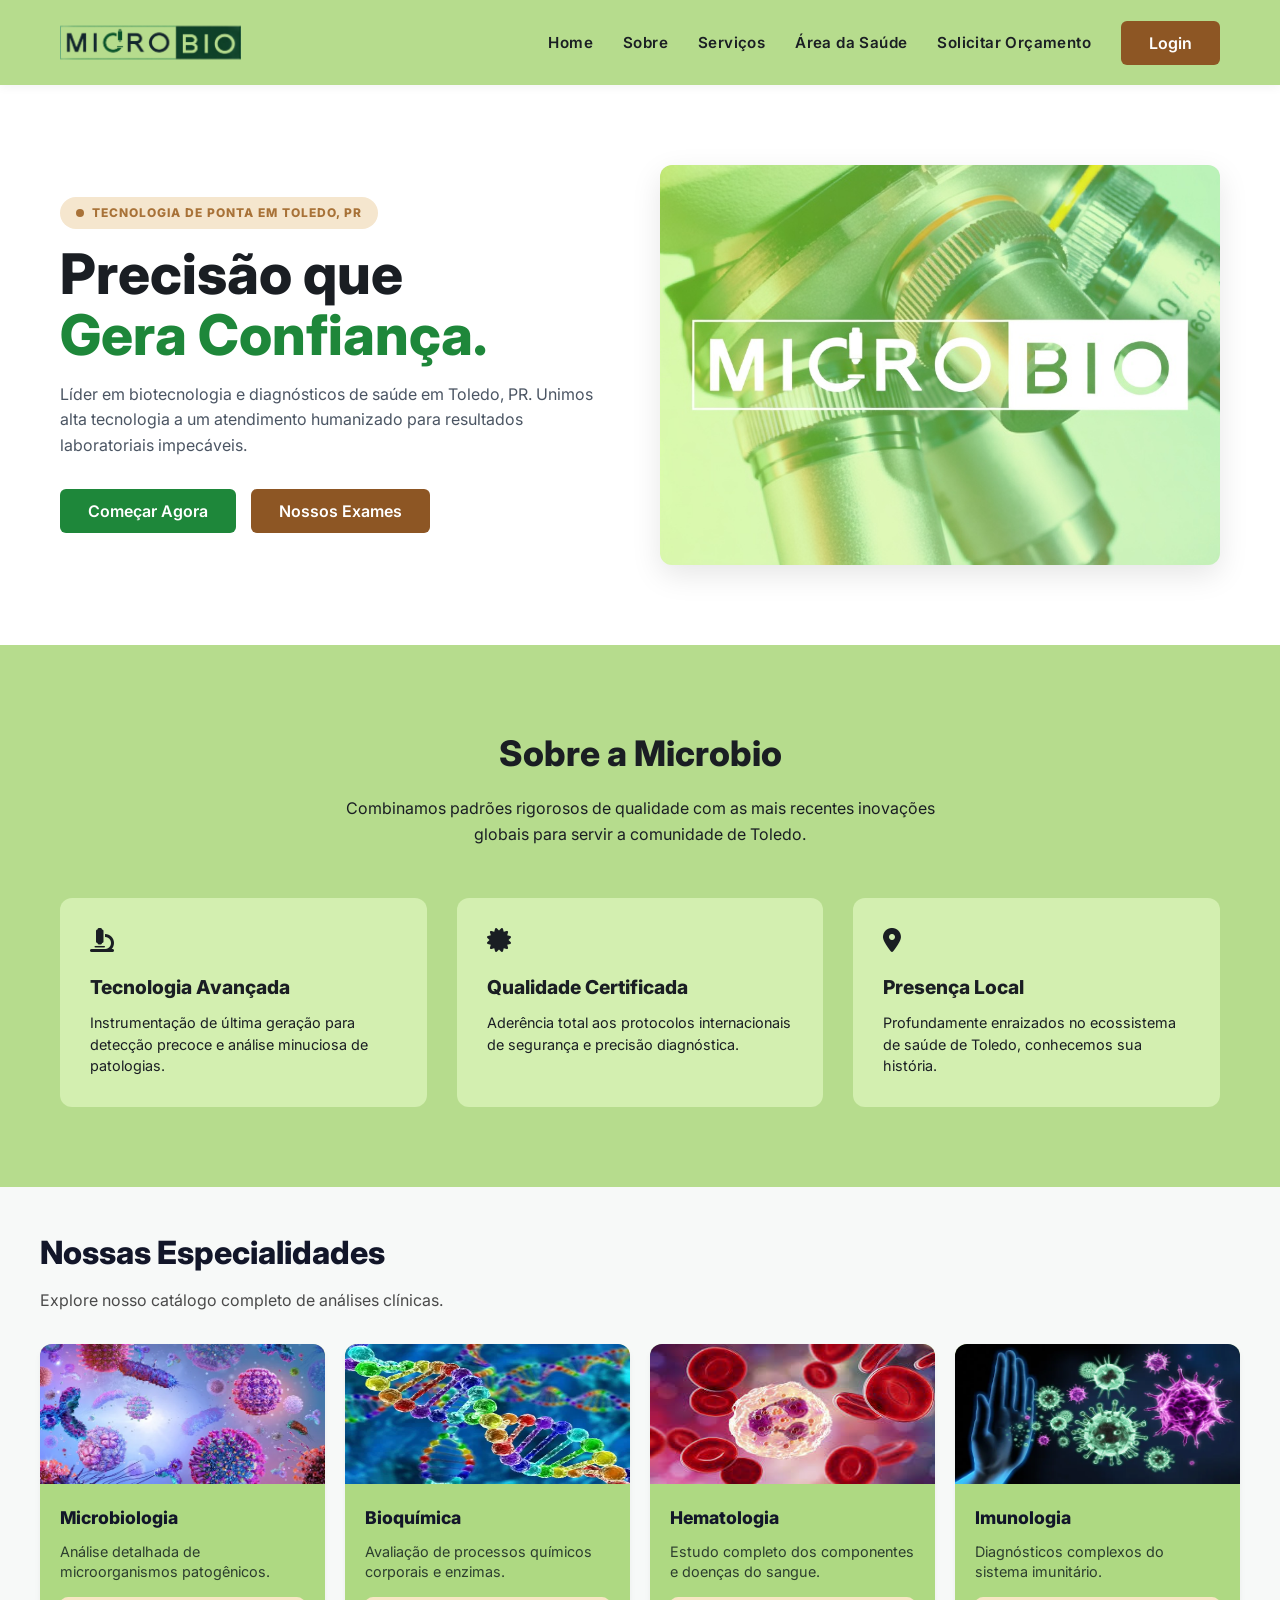
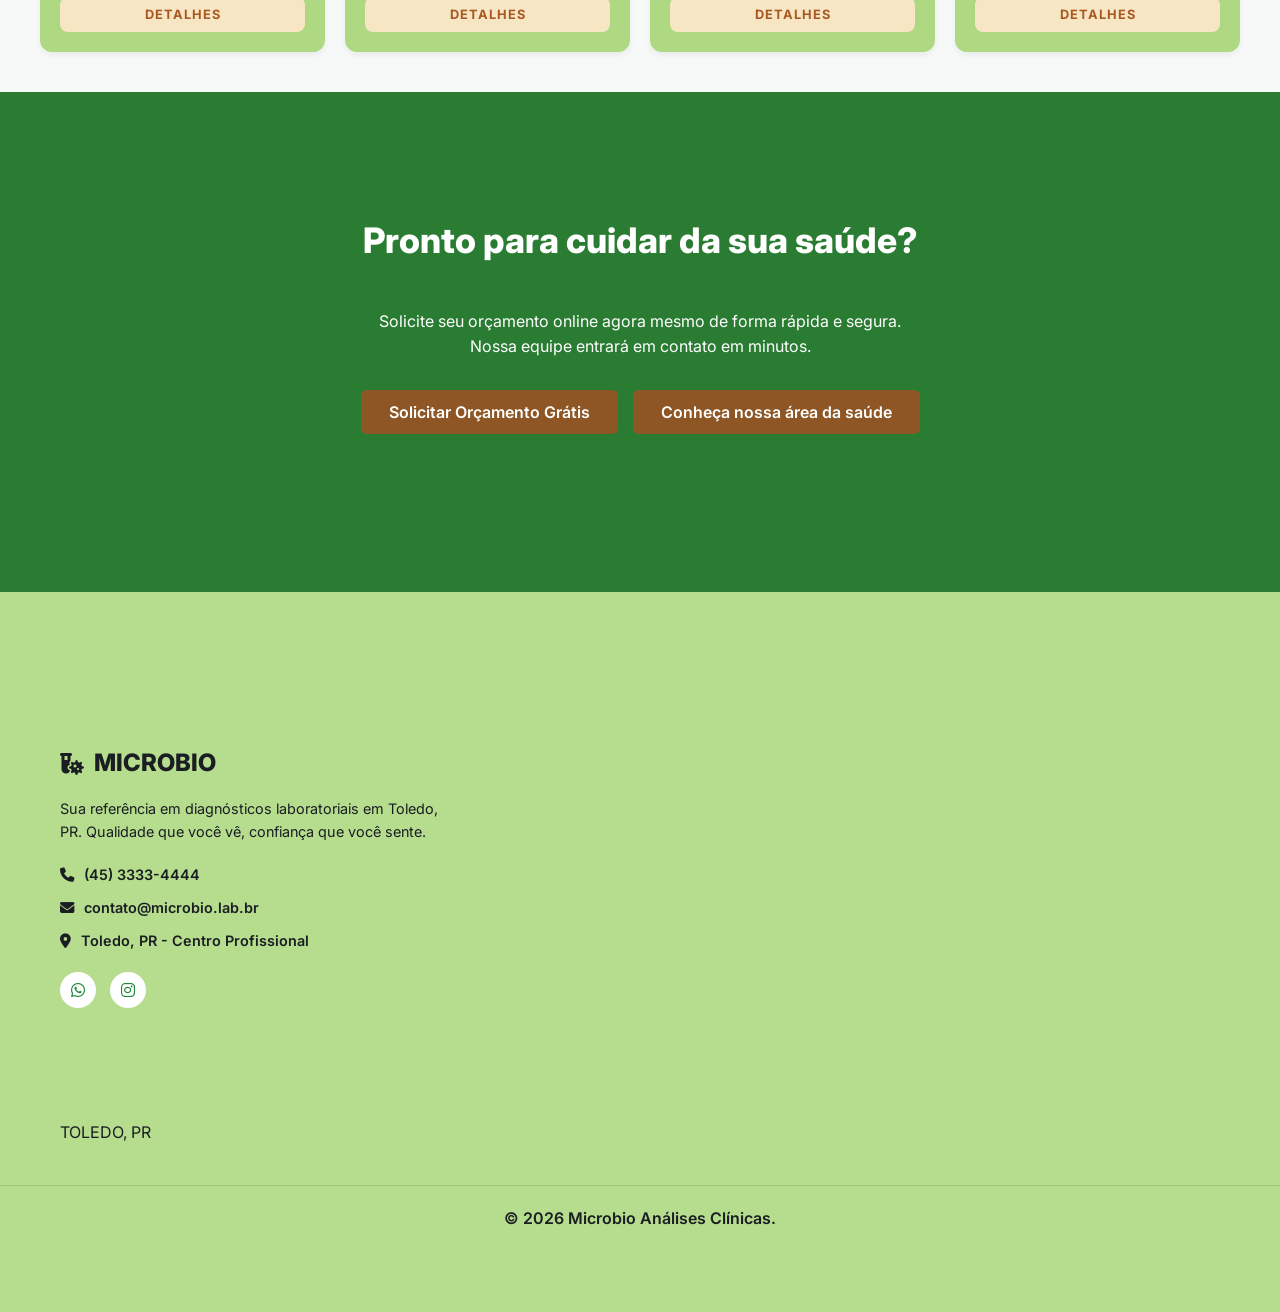
<file: index.html>
<!DOCTYPE html>
<html lang="pt-BR">

<head>
    <meta charset="UTF-8">
    <meta name="viewport" content="width=device-width, initial-scale=1.0">
    <title>Microbio - Análises Clínicas</title>
    <link href="https://fonts.googleapis.com/css2?family=Inter:wght@400;600;800&display=swap" rel="stylesheet">
    <link rel="stylesheet" href="https://cdnjs.cloudflare.com/ajax/libs/font-awesome/6.4.0/css/all.min.css">
    <link rel="stylesheet" href="style.css">
    <link href="https://fonts.googleapis.com/css2?family=Kanit&display=swap" rel="stylesheet">
</head>

<body>

    <nav class="navbar">
        <div class="container navbar-container">

            <!-- LOGO -->
            <div class="navbar-logo">
                <img src="img/logo.png" alt="Microbio Logo">
            </div>

            <!-- MENU (links + botão juntos) -->
            <div class="navbar-menu">
                <ul class="navbar-links">
                    <li><a href="#home">Home</a></li>
                    <li><a href="#sobre">Sobre</a></li>
                    <li><a href="#servicos">Serviços</a></li>
                    <li><a href="https://microbio.uniexames.com.br/cms/inicio">Área da Saúde</a></li>
                    <li><a href="forms/forms.html">Solicitar Orçamento</a></li>

            <a href="login/login.html">
                <button class="btn btn-brown">Login</button>
            </a>
            </div>

        </div>
    </nav>


    <header id="home" class="hero">
        <div class="container hero-container">
            <div class="hero-content">
                <div class="tag">
                    <span class="dot"></span> TECNOLOGIA DE PONTA EM TOLEDO, PR
                </div>
                <h1>Precisão que<br><span class="highlight">Gera Confiança.</span></h1>
                <p>Líder em biotecnologia e diagnósticos de saúde em Toledo, PR. Unimos alta tecnologia a um atendimento
                    humanizado para resultados laboratoriais impecáveis.</p>
                <div class="hero-buttons">
                    <a href="login/login.html">
                    <button class="btn btn-green">Começar Agora</button>
                    </a>
                    <a href="#servicos"><button class="btn btn-brown">Nossos Exames</button></a>
                </div>
            </div>
            <div class="hero-image">
                <div class="image-placeholder scientist-placeholder">
                    <img src="img/microbio.png" alt="fundo1">
                </div>
            </div>
        </div>
    </header>

    <section id="sobre" class="about section-light-green">

        <div class="container">
            <div class="section-header center">
                <h2>Sobre a Microbio</h2>
                <p>Combinamos padrões rigorosos de qualidade com as mais recentes inovações globais para servir a
                    comunidade de Toledo.</p>
            </div>
            <div class="about-grid">
                <div class="card card-green">
                    <i class="fa-solid fa-microscope icon"></i>
                    <h3>Tecnologia Avançada</h3>
                    <p>Instrumentação de última geração para detecção precoce e análise minuciosa de patologias.</p>
                </div>
                <div class="card card-green">
                    <i class="fa-solid fa-certificate icon"></i>
                    <h3>Qualidade Certificada</h3>
                    <p>Aderência total aos protocolos internacionais de segurança e precisão diagnóstica.</p>
                </div>
                <div class="card card-green">
                    <i class="fa-solid fa-location-dot icon"></i>
                    <h3>Presença Local</h3>
                    <p>Profundamente enraizados no ecossistema de saúde de Toledo, conhecemos sua história.</p>
                </div>
            </div>
        </div>
    </section>


    <section id="servicos" class="especialidades-section">
        <div class="especialidades-header">
            <div class="header-text">
                <h2>Nossas Especialidades</h2>
                <p>Explore nosso catálogo completo de análises clínicas.</p>
            </div>
        </div>

        <div class="cards2-container">
            <div class="card2">
                <img src="img/microbiologia.jpg" alt="Microorganismos em placa de Petri" class="card2-img">
                <div class="card2-body">
                    <h3>Microbiologia</h3>
                    <p class="card2-desc">Análise detalhada de microorganismos patogênicos.</p>

                    <div class="card2-expandable">
                        <p>Exames de cultura, antibiograma e pesquisa de bactérias e fungos com alta precisão.</p>
                    </div>

                    <button class="btn-detalhes">DETALHES</button>
                </div>
            </div>

            <div class="card2">
                <img src="img/bioquimica.jpg" alt="Microorganismos em placa de Petri" class="card2-img">
                <div class="card2-body">
                    <h3>Bioquímica</h3>
                    <p class="card2-desc">Avaliação de processos químicos corporais e enzimas.</p>
                    <div class="card2-expandable">
                        <p>Dosagens hormonais, glicemia, colesterol e perfis hepáticos e renais completos.</p>
                    </div>
                    <button class="btn-detalhes">DETALHES</button>
                </div>
            </div>

            <div class="card2">
                <img src="img/hematologia.jpg" alt="Microorganismos em placa de Petri" class="card2-img">
                <div class="card2-body">
                    <h3>Hematologia</h3>
                    <p class="card2-desc">Estudo completo dos componentes e doenças do sangue.</p>
                    <div class="card2-expandable">
                        <p>Hemograma completo, coagulograma e análise de distúrbios sanguíneos.</p>
                    </div>
                    <button class="btn-detalhes">DETALHES</button>
                </div>
            </div>

            <div class="card2">
                <img src="img/imunologia.jpg" alt="Microorganismos em placa de Petri" class="card2-img">
                <div class="card2-body">
                    <h3>Imunologia</h3>
                    <p class="card2-desc">Diagnósticos complexos do sistema imunitário.</p>
                    <div class="card2-expandable">
                        <p>Testes de alergia, doenças autoimunes e sorologia para diversas patologias.</p>
                    </div>
                    <button class="btn-detalhes">DETALHES</button>
                </div>
            </div>
        </div>
    </section>



    <section class="cta section-dark-green">
        <div class="container center">
            <h2>Pronto para cuidar da sua saúde?</h2>
            <p>Solicite seu orçamento online agora mesmo de forma rápida e segura.<br>Nossa equipe entrará em contato em
                minutos.</p>
            <div class="cta-buttons">
                <a href="login/login.html">
                <button class="btn btn-brown">Solicitar Orçamento Grátis</button>
                </a>
                <a href="https://microbio.uniexames.com.br/cms/inicio"><button class="btn btn-brown">Conheça nossa área da saúde</button></a>
            </div>
        </div>
    </section>

    <footer id="contato" class="footer section-light-green">
        <div class="container">
            <div class="footer-grid">
                <div class="footer-info">
                    <div class="logo">
                        <i class="fa-solid fa-vial-virus"></i> MICROBIO
                    </div>
                    <p class="footer-desc">Sua referência em diagnósticos laboratoriais em Toledo, PR. Qualidade que
                        você vê, confiança que você sente.</p>
                    <ul class="contact-list">
                        <li><i class="fa-solid fa-phone"></i> (45) 3333-4444</li>
                        <li><i class="fa-solid fa-envelope"></i> contato@microbio.lab.br</li>
                        <li><i class="fa-solid fa-location-dot"></i> Toledo, PR - Centro Profissional</li>
                    </ul>
                    <div class="socials">
                        <a href="https://wa.me/554599865119?text=Ol%C3%A1%20me%20interessei%20pelo%20seu%20trabalho%20e%20gostaria%20de%20realizar%20uma%20avalia%C3%A7%C3%A3o."><i class="fa-brands fa-whatsapp"></i></a>
                        <a href="https://www.instagram.com/microbiolaboratorio/"><i class="fa-brands fa-instagram"></i></a>
                    </div>
                </div>
                <div class="map-container">
                    <iframe
                        src="https://www.google.com/maps/embed?pb=!1m18!1m12!1m3!1d3617.5804609901415!2d-53.446871699999996!3d-24.946358300000004!2m3!1f0!2f0!3f0!3m2!1i1024!2i768!4f13.1!3m3!1m2!1s0x94f3d470dd8c8fd5%3A0xec68a11460d6f801!2sR.%20Volunt%C3%A1rios%20da%20P%C3%A1tria%2C%201670%20-%20Centro%2C%20Cascavel%20-%20PR%2C%2085812-160!5e0!3m2!1spt-BR!2sbr!4v1749645608896!5m2!1spt-BR!2sbr"
                        allowfullscreen="" loading="lazy" referrerpolicy="no-referrer-when-downgrade" class="map">
                    </iframe>
                </div>
                <span>TOLEDO, PR</span>
            </div>
        </div>
        </div>
        <div class="footer-bottom">
            <p>&copy; 2026 Microbio Análises Clínicas. </p>
        </div>
        </div>
        </div>
    </footer>
    <script src="script.js"></script>
</body>

</html>
</file>
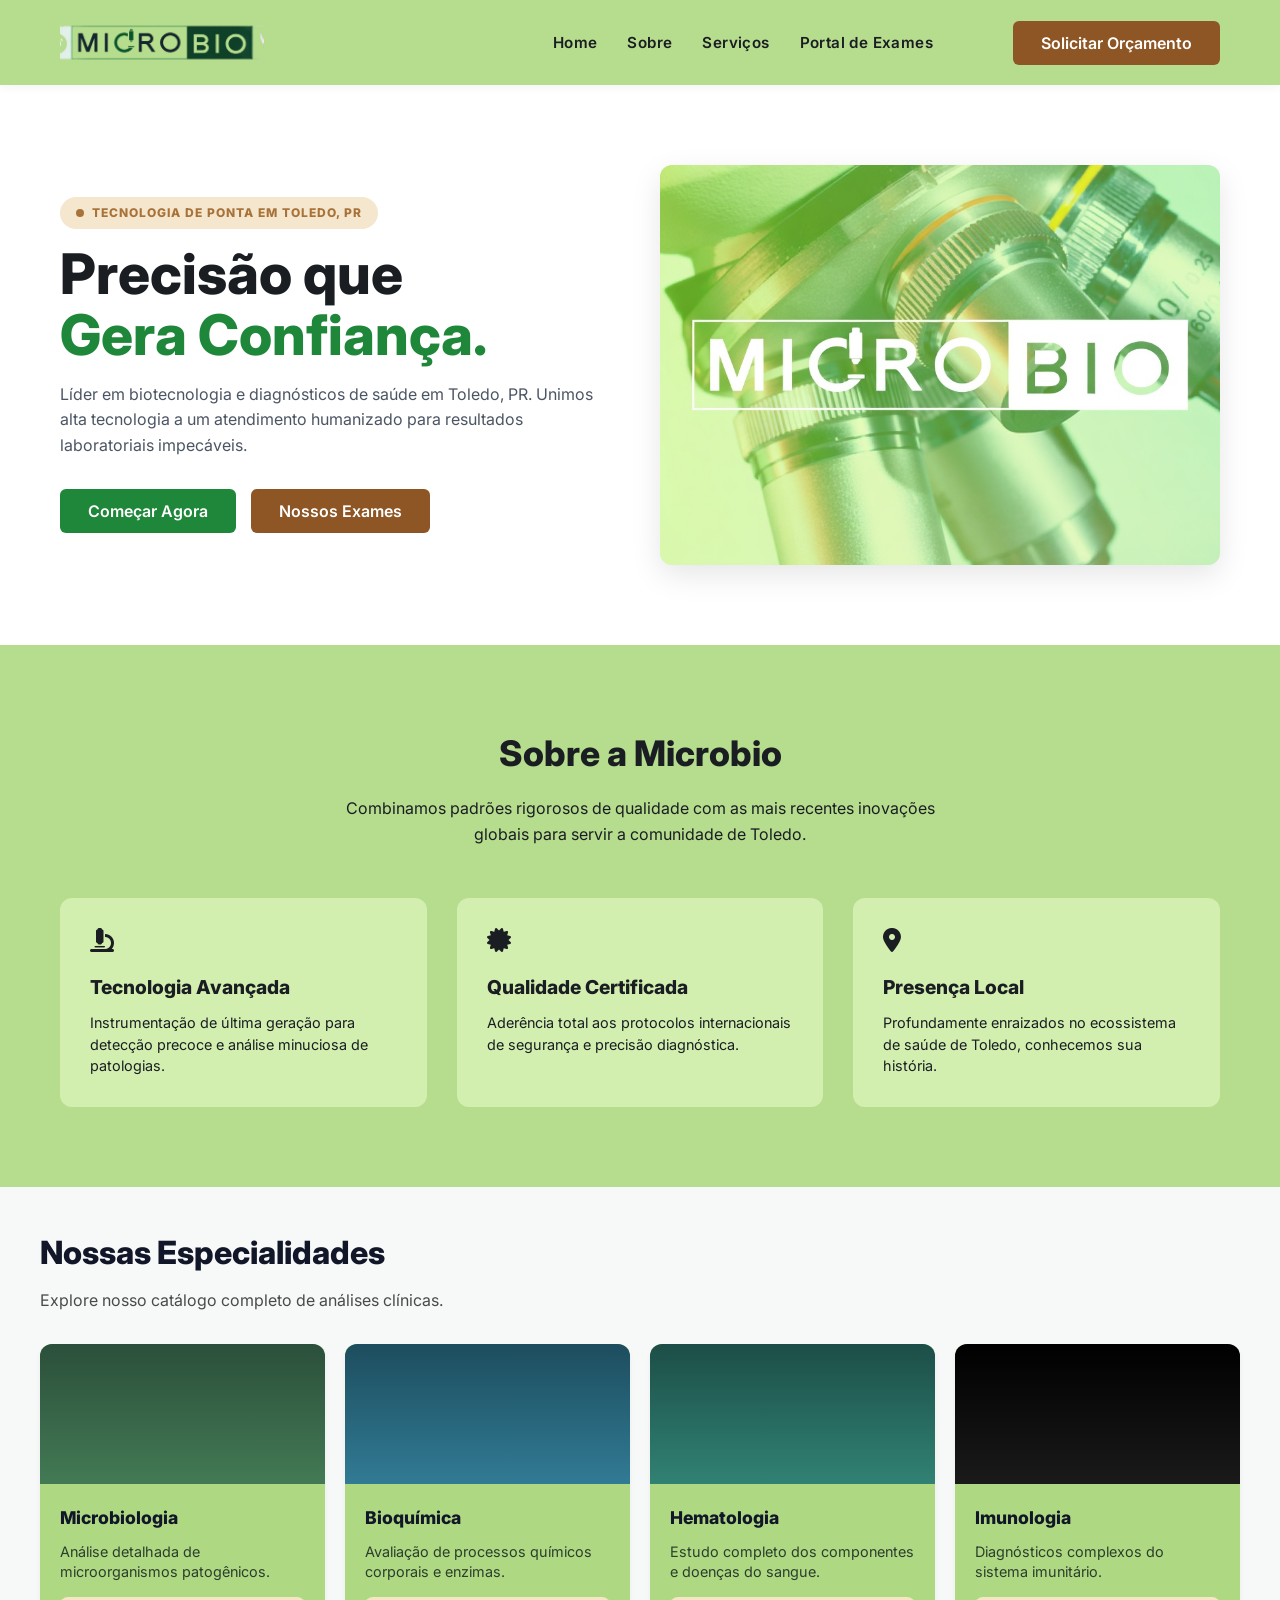
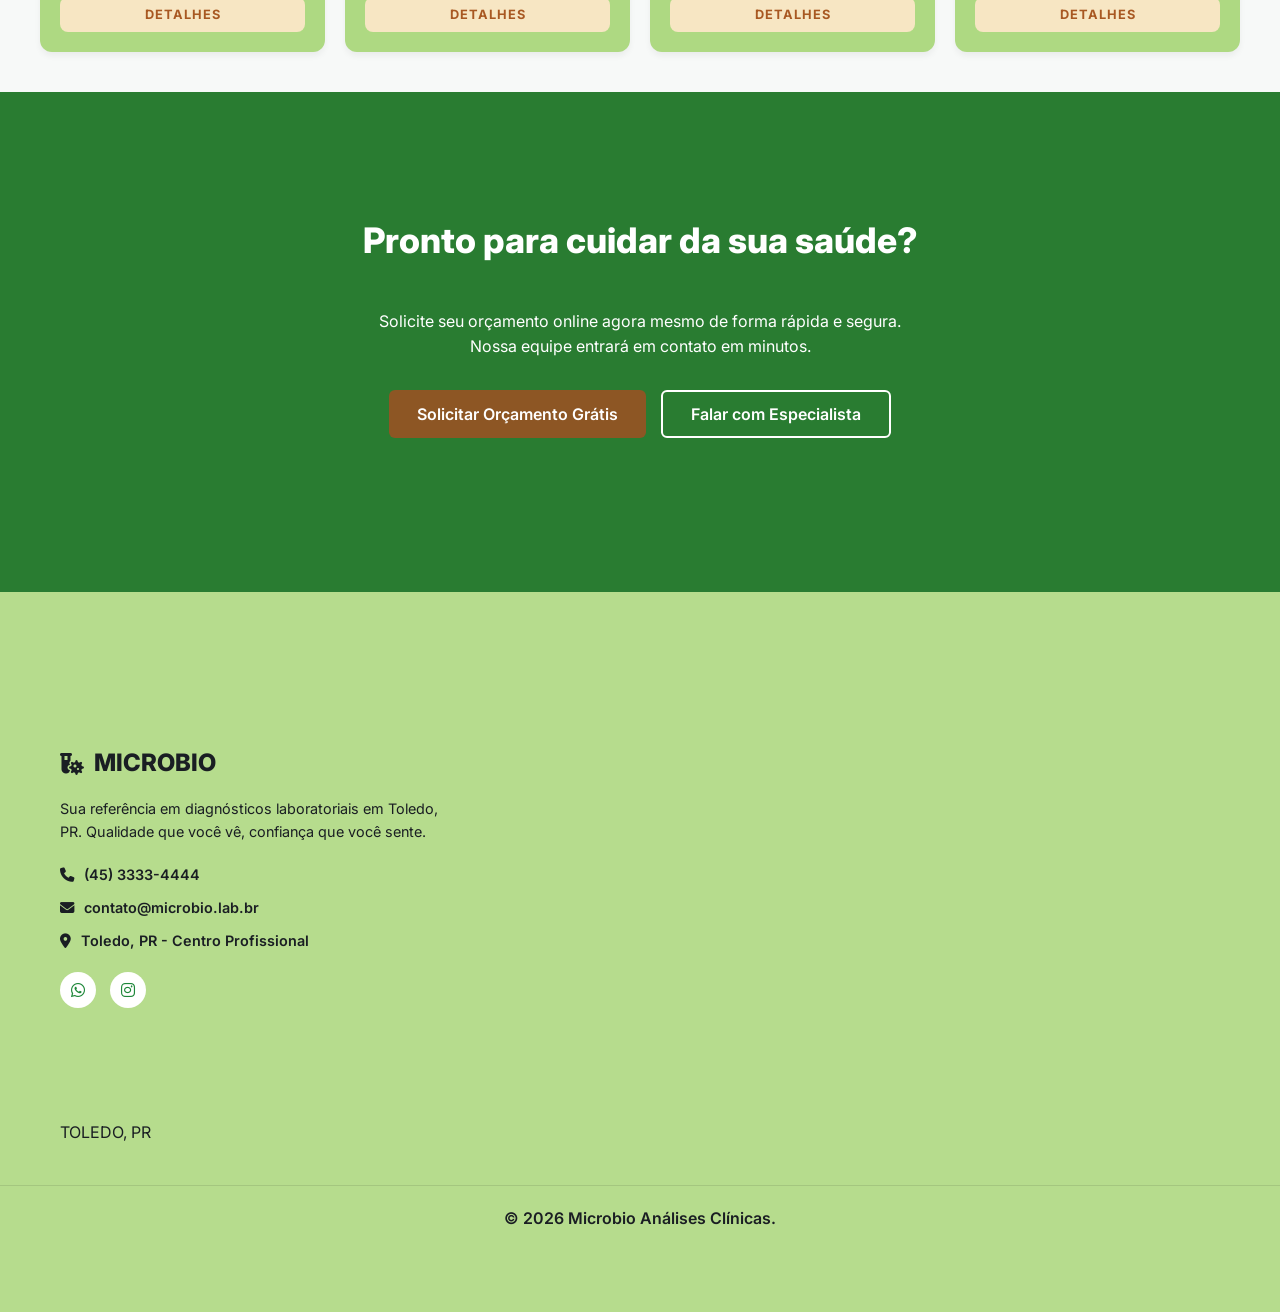
<file: microBio-master03/index.html>
<!DOCTYPE html>
<html lang="pt-BR">
<head>
    <meta charset="UTF-8">
    <meta name="viewport" content="width=device-width, initial-scale=1.0">
    <title>Microbio - Análises Clínicas</title>
    <link href="https://fonts.googleapis.com/css2?family=Inter:wght@400;600;800&display=swap" rel="stylesheet">
    <link rel="stylesheet" href="https://cdnjs.cloudflare.com/ajax/libs/font-awesome/6.4.0/css/all.min.css">
    <link rel="stylesheet" href="style.css">
    <link href="https://fonts.googleapis.com/css2?family=Kanit&display=swap" rel="stylesheet">
</head>
<body>
    
    <nav class="navbar">
    <div class="container navbar-container">

        <!-- LOGO -->
        <div class="navbar-logo">
            <img src="./download.png" alt="Microbio Logo">
        </div>

        <!-- MENU (links + botão juntos) -->
        <div class="navbar-menu">
            <ul class="navbar-links">
                <li><a href="#">Home</a></li>
                <li><a href="#">Sobre</a></li>
                <li><a href="#">Serviços</a></li>
                <li><a href="#">Portal de Exames</a></li>
            </ul>

            <button class="btn btn-brown">Solicitar Orçamento</button>
        </div>

    </div>
</nav>

    <header class="hero">
        <div class="container hero-container">
            <div class="hero-content">
                <div class="tag">
                    <span class="dot"></span> TECNOLOGIA DE PONTA EM TOLEDO, PR
                </div>
                <h1>Precisão que<br><span class="highlight">Gera Confiança.</span></h1>
                <p>Líder em biotecnologia e diagnósticos de saúde em Toledo, PR. Unimos alta tecnologia a um atendimento humanizado para resultados laboratoriais impecáveis.</p>
                <div class="hero-buttons">
                    <button class="btn btn-green">Começar Agora</button>
                    <button class="btn btn-brown">Nossos Exames</button>
                </div>
            </div>
            <div class="hero-image">
                <div class="image-placeholder scientist-placeholder">
                    <img src="./microbio.png" alt="fundo1">
                </div>
            </div>
        </div>
    </header>

    <section id="sobre" class="about section-light-green">
    
        <div class="container">
            <div class="section-header center">
                <h2>Sobre a Microbio</h2>
                <p>Combinamos padrões rigorosos de qualidade com as mais recentes inovações globais para servir a comunidade de Toledo.</p>
            </div>
            <div class="about-grid">
                <div class="card card-green">
                    <i class="fa-solid fa-microscope icon"></i>
                    <h3>Tecnologia Avançada</h3>
                    <p>Instrumentação de última geração para detecção precoce e análise minuciosa de patologias.</p>
                </div>
                <div class="card card-green">
                    <i class="fa-solid fa-certificate icon"></i>
                    <h3>Qualidade Certificada</h3>
                    <p>Aderência total aos protocolos internacionais de segurança e precisão diagnóstica.</p>
                </div>
                <div class="card card-green">
                    <i class="fa-solid fa-location-dot icon"></i>
                    <h3>Presença Local</h3>
                    <p>Profundamente enraizados no ecossistema de saúde de Toledo, conhecemos sua história.</p>
                </div>
            </div>
        </div>
    </section>

    <section class="especialidades-section">
  <div class="especialidades-header">
    <div class="header-text">
      <h2>Nossas Especialidades</h2>
      <p>Explore nosso catálogo completo de análises clínicas.</p>
    </div>
  </div>

  <div class="cards2-container">
    <div class="card2">
      <div class="card2-img" style="background: linear-gradient(to bottom, #2b4f3b, #437a54);"></div>
      <div class="card2-body">
        <h3>Microbiologia</h3>
        <p class="card2-desc">Análise detalhada de microorganismos patogênicos.</p>
        
        <div class="card2-expandable">
          <p>Exames de cultura, antibiograma e pesquisa de bactérias e fungos com alta precisão.</p>
        </div>
        
        <button class="btn-detalhes">DETALHES</button>
      </div>
    </div>

    <div class="card2">
      <div class="card2-img" style="background: linear-gradient(to bottom, #1d4d5e, #317b94);"></div>
      <div class="card2-body">
        <h3>Bioquímica</h3>
        <p class="card2-desc">Avaliação de processos químicos corporais e enzimas.</p>
        <div class="card2-expandable">
          <p>Dosagens hormonais, glicemia, colesterol e perfis hepáticos e renais completos.</p>
        </div>
        <button class="btn-detalhes">DETALHES</button>
      </div>
    </div>

    <div class="card2">
      <div class="card2-img" style="background: linear-gradient(to bottom, #1c4e47, #318274);"></div>
      <div class="card2-body">
        <h3>Hematologia</h3>
        <p class="card2-desc">Estudo completo dos componentes e doenças do sangue.</p>
        <div class="card2-expandable">
          <p>Hemograma completo, coagulograma e análise de distúrbios sanguíneos.</p>
        </div>
        <button class="btn-detalhes">DETALHES</button>
      </div>
    </div>

    <div class="card2">
      <div class="card2-img" style="background: linear-gradient(to bottom, #000000, #1a1a1a);"></div>
      <div class="card2-body">
        <h3>Imunologia</h3>
        <p class="card2-desc">Diagnósticos complexos do sistema imunitário.</p>
        <div class="card2-expandable">
          <p>Testes de alergia, doenças autoimunes e sorologia para diversas patologias.</p>
        </div>
        <button class="btn-detalhes">DETALHES</button>
      </div>
    </div>
  </div>
</section>

    
    
    <section class="cta section-dark-green">
        <div class="container center">
            <h2>Pronto para cuidar da sua saúde?</h2>
            <p>Solicite seu orçamento online agora mesmo de forma rápida e segura.<br>Nossa equipe entrará em contato em minutos.</p>
            <div class="cta-buttons">
                <button class="btn btn-brown">Solicitar Orçamento Grátis</button>
                <button class="btn btn-outline">Falar com Especialista</button>
            </div>
        </div>
    </section>

    <footer id="contato" class="footer section-light-green">
        <div class="container">
            <div class="footer-grid">
                <div class="footer-info">
                    <div class="logo">
                        <i class="fa-solid fa-vial-virus"></i> MICROBIO
                    </div>
                    <p class="footer-desc">Sua referência em diagnósticos laboratoriais em Toledo, PR. Qualidade que você vê, confiança que você sente.</p>
                    <ul class="contact-list">
                        <li><i class="fa-solid fa-phone"></i> (45) 3333-4444</li>
                        <li><i class="fa-solid fa-envelope"></i> contato@microbio.lab.br</li>
                        <li><i class="fa-solid fa-location-dot"></i> Toledo, PR - Centro Profissional</li>
                    </ul>
                    <div class="socials">
                        <a href="#"><i class="fa-brands fa-whatsapp"></i></a>
                        <a href="#"><i class="fa-brands fa-instagram"></i></a>
                    </div>
                </div>
                <div class="map-container">
                    <iframe
                        src="https://www.google.com/maps/embed?pb=!1m18!1m12!1m3!1d3617.5804609901415!2d-53.446871699999996!3d-24.946358300000004!2m3!1f0!2f0!3f0!3m2!1i1024!2i768!4f13.1!3m3!1m2!1s0x94f3d470dd8c8fd5%3A0xec68a11460d6f801!2sR.%20Volunt%C3%A1rios%20da%20P%C3%A1tria%2C%201670%20-%20Centro%2C%20Cascavel%20-%20PR%2C%2085812-160!5e0!3m2!1spt-BR!2sbr!4v1749645608896!5m2!1spt-BR!2sbr"
                        allowfullscreen=""
                        loading="lazy"
                        referrerpolicy="no-referrer-when-downgrade"
                        class="map">
                    </iframe>
                </div>
                        <span>TOLEDO, PR</span>
                    </div>
                </div>
            </div>
            <div class="footer-bottom">
                <p>&copy; 2026 Microbio Análises Clínicas. </p>
                </div>
            </div>
        </div>
    </footer>
 <script src="script.js"></script>
</body>
</html>
</file>
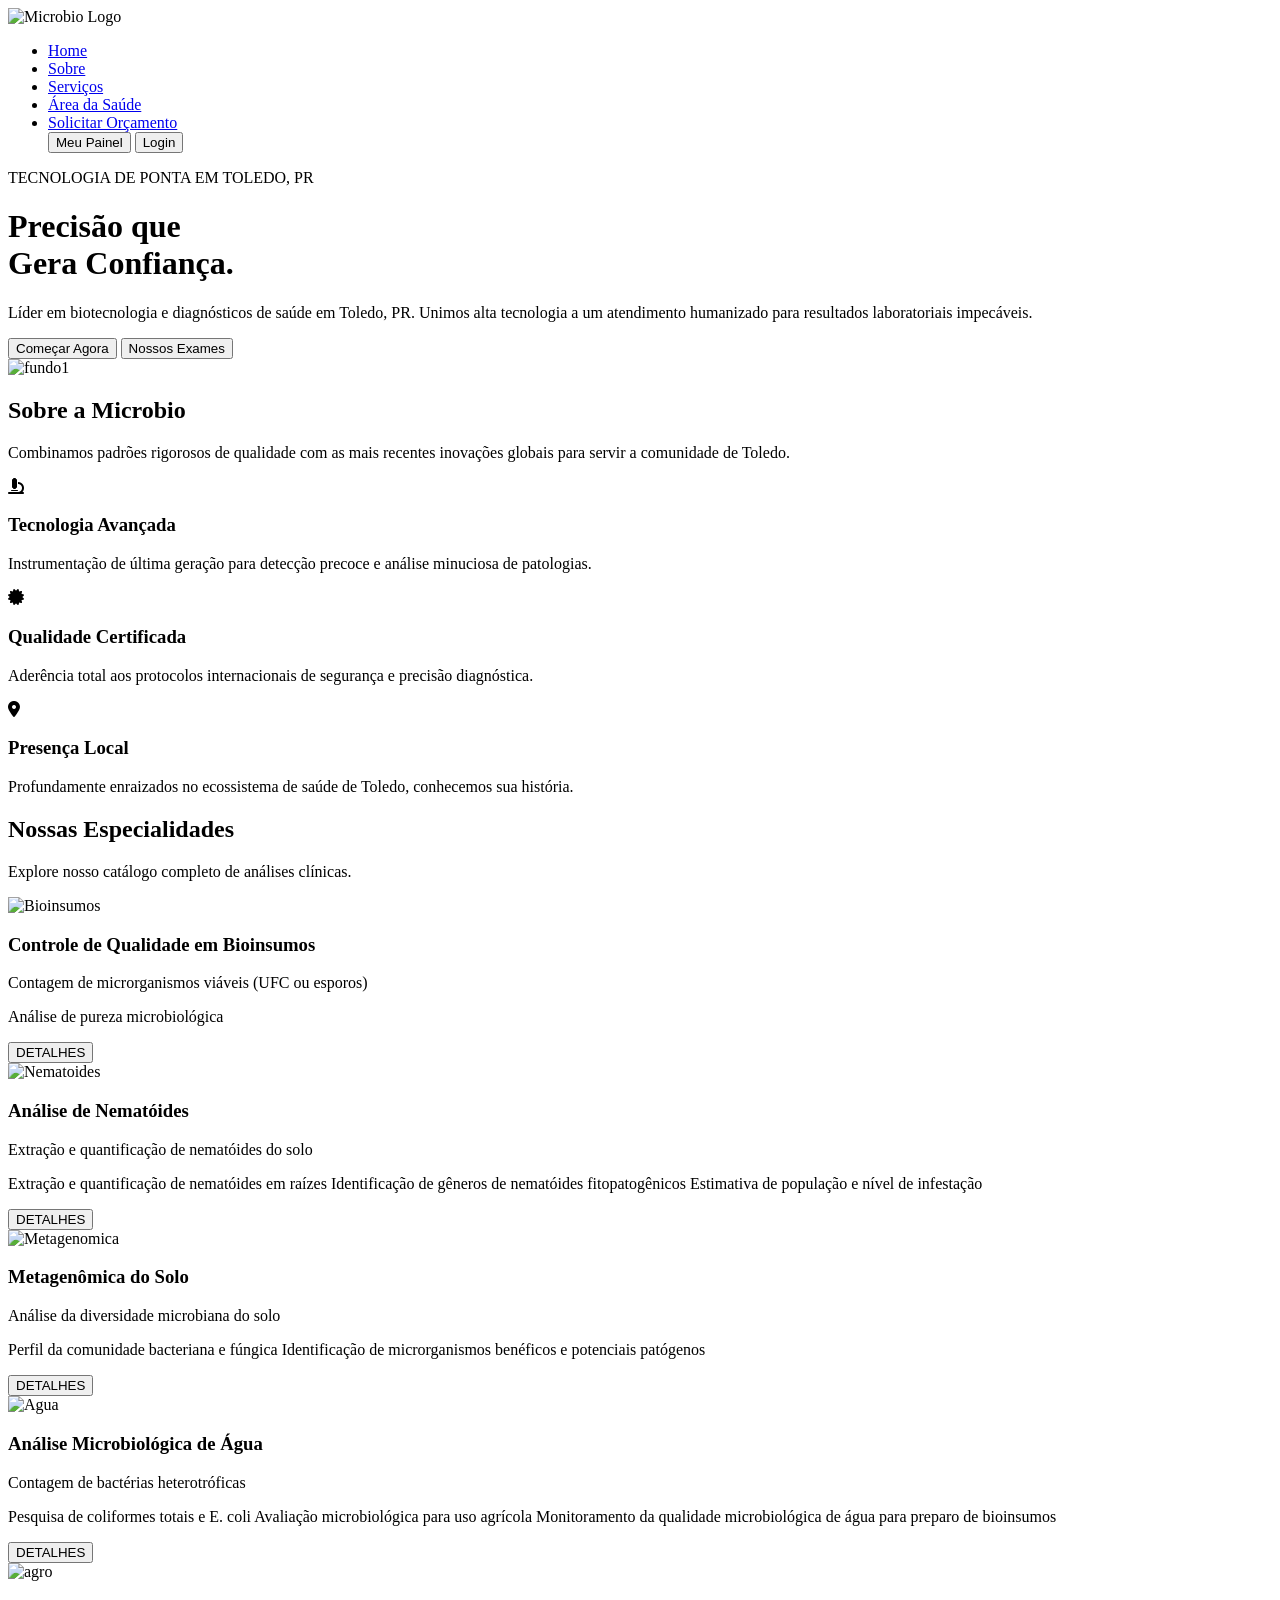
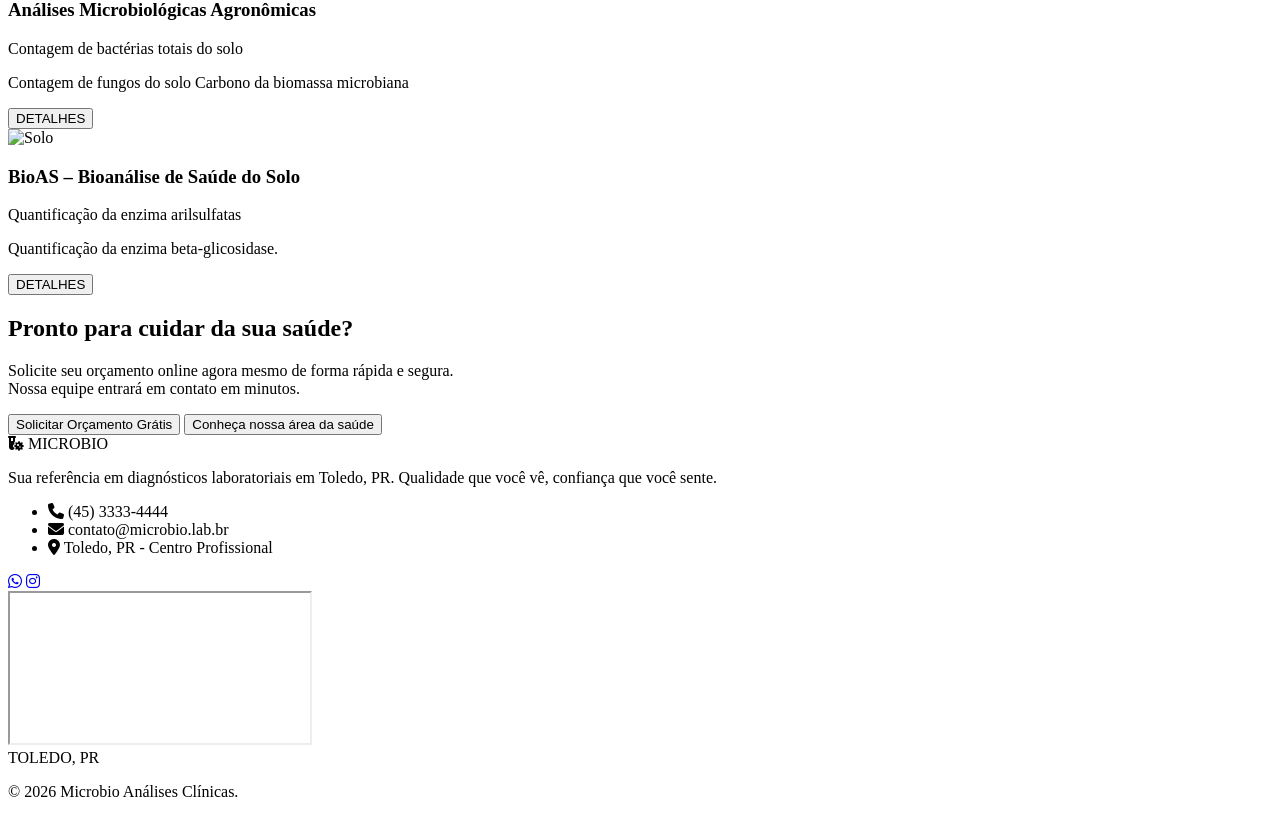
<file: src/main/resources/templates/index.html>
<!DOCTYPE html>
<html lang="pt-BR" xmlns:th="http://www.thymeleaf.org" xmlns:sec="http://www.thymeleaf.org/extras/spring-security">

<head>
    <meta charset="UTF-8">
    <meta name="viewport" content="width=device-width, initial-scale=1.0">
    <title>Microbio - Análises Clínicas</title>
    <link href="https://fonts.googleapis.com/css2?family=Inter:wght@400;600;800&display=swap" rel="stylesheet">
    <link rel="stylesheet" href="https://cdnjs.cloudflare.com/ajax/libs/font-awesome/6.4.0/css/all.min.css">
    <link rel="stylesheet" th:href="@{/css/site.css}">
    <link href="https://fonts.googleapis.com/css2?family=Kanit&display=swap" rel="stylesheet">
</head>

<body>

<nav class="navbar">
    <div class="container navbar-container">

        <!-- LOGO -->
        <div class="navbar-logo">
            <img th:src="@{/img/logo.png}" alt="Microbio Logo">
        </div>

        <!-- MENU (links + botão juntos) -->
        <div class="navbar-menu">
            <ul class="navbar-links">
                <li><a href="#home">Home</a></li>
                <li><a href="#sobre">Sobre</a></li>
                <li><a href="#servicos">Serviços</a></li>
                <li><a href="https://microbio.uniexames.com.br/cms/inicio">Área da Saúde</a></li>
                <li><a href="#" onclick="abrirModal(); return false;">Solicitar Orçamento</a></li>

                <!-- Thymeleaf Security: mostra "Painel" se logado, "Login" se não -->
                <a sec:authorize="isAuthenticated()"
                   th:href="@{/meu-painel}"
                   id="linkPainel">
                    <button class="btn btn-brown">Meu Painel</button>
                </a>
                <a sec:authorize="!isAuthenticated()" th:href="@{/login}">
                    <button class="btn btn-brown">Login</button>
                </a>
        </div>

    </div>
</nav>


<header id="home" class="hero">
    <div class="container hero-container">
        <div class="hero-content">
            <div class="tag">
                <span class="dot"></span> TECNOLOGIA DE PONTA EM TOLEDO, PR
            </div>
            <h1>Precisão que<br><span class="highlight">Gera Confiança.</span></h1>
            <p>Líder em biotecnologia e diagnósticos de saúde em Toledo, PR. Unimos alta tecnologia a um atendimento
                humanizado para resultados laboratoriais impecáveis.</p>
            <div class="hero-buttons">
                <button class="btn btn-green" onclick="abrirModal()">Começar Agora</button>
                <a href="#servicos"><button class="btn btn-brown">Nossos Exames</button></a>
            </div>
        </div>
        <div class="hero-image">
            <div class="image-placeholder scientist-placeholder">
                <img th:src="@{/img/microbio.png}" alt="fundo1">
            </div>
        </div>
    </div>
</header>

<section id="sobre" class="about section-light-green">

    <div class="container">
        <div class="section-header center">
            <h2>Sobre a Microbio</h2>
            <p>Combinamos padrões rigorosos de qualidade com as mais recentes inovações globais para servir a
                comunidade de Toledo.</p>
        </div>
        <div class="about-grid">
            <div class="card card-green">
                <i class="fa-solid fa-microscope icon"></i>
                <h3>Tecnologia Avançada</h3>
                <p>Instrumentação de última geração para detecção precoce e análise minuciosa de patologias.</p>
            </div>
            <div class="card card-green">
                <i class="fa-solid fa-certificate icon"></i>
                <h3>Qualidade Certificada</h3>
                <p>Aderência total aos protocolos internacionais de segurança e precisão diagnóstica.</p>
            </div>
            <div class="card card-green">
                <i class="fa-solid fa-location-dot icon"></i>
                <h3>Presença Local</h3>
                <p>Profundamente enraizados no ecossistema de saúde de Toledo, conhecemos sua história.</p>
            </div>
        </div>
    </div>
</section>


<section id="servicos" class="especialidades-section">
    <div class="especialidades-header">
        <div class="header-text">
            <h2>Nossas Especialidades</h2>
            <p>Explore nosso catálogo completo de análises clínicas.</p>
        </div>
    </div>

    <div class="cards2-container">
        <div class="card2">
            <img th:src="@{/img/bioinsumo.jpg}" alt="Bioinsumos" class="card2-img">
            <div class="card2-body">
                <h3>Controle de Qualidade em Bioinsumos</h3>
                <p class="card2-desc">Contagem de microrganismos viáveis (UFC ou esporos)</p>

                <div class="card2-expandable">
                    <p>Análise de pureza microbiológica</p>
                </div>

                <button class="btn-detalhes">DETALHES</button>
            </div>
        </div>

        <div class="card2">
            <img th:src="@{/img/nematoides.jpg}" alt="Nematoides" class="card2-img">
            <div class="card2-body">
                <h3>Análise de Nematóides</h3>
                <p class="card2-desc">Extração e quantificação de nematóides do solo</p>
                <div class="card2-expandable">
                    <p>Extração e quantificação de nematóides em raízes
                        Identificação de gêneros de nematóides fitopatogênicos
                        Estimativa de população e nível de infestação
                    </p>
                </div>
                <button class="btn-detalhes">DETALHES</button>
            </div>
        </div>

        <div class="card2">
            <img th:src="@{/img/metagenomicas.jpg}" alt="Metagenomica" class="card2-img">
            <div class="card2-body">
                <h3>Metagenômica do Solo</h3>
                <p class="card2-desc">Análise da diversidade microbiana do solo</p>
                <div class="card2-expandable">
                    <p>Perfil da comunidade bacteriana e fúngica
                        Identificação de microrganismos benéficos e potenciais patógenos</p>
                </div>
                <button class="btn-detalhes">DETALHES</button>
            </div>
        </div>

        <div class="card2">
            <img th:src="@{/img/agua.jpg}" alt="Agua" class="card2-img">
            <div class="card2-body">
                <h3>Análise Microbiológica de Água</h3>
                <p class="card2-desc">Contagem de bactérias heterotróficas</p>
                <div class="card2-expandable">
                    <p>Pesquisa de coliformes totais e E. coli
                        Avaliação microbiológica para uso agrícola
                        Monitoramento da qualidade microbiológica de água para preparo de bioinsumos</p>
                </div>
                <button class="btn-detalhes">DETALHES</button>
            </div>
        </div>

        <div class="card2">
            <img th:src="@{/img/agro.jpg}" alt="agro" class="card2-img">
            <div class="card2-body">
                <h3>Análises Microbiológicas Agronômicas</h3>
                <p class="card2-desc">Contagem de bactérias totais do solo</p>
                <div class="card2-expandable">
                    <p>Contagem de fungos do solo
                        Carbono da biomassa microbiana</p>
                </div>
                <button class="btn-detalhes">DETALHES</button>
            </div>
        </div>

        <div class="card2">
            <img th:src="@{/img/solo.jpg}" alt="Solo" class="card2-img">
            <div class="card2-body">
                <h3>BioAS – Bioanálise de Saúde do Solo</h3>
                <p class="card2-desc">Quantificação da enzima arilsulfatas </p>
                <div class="card2-expandable">
                    <p>Quantificação da enzima beta-glicosidase.</p>
                </div>
                <button class="btn-detalhes">DETALHES</button>
            </div>
        </div>
    </div>
</section>



<section class="cta section-dark-green">
    <div class="container center">
        <h2>Pronto para cuidar da sua saúde?</h2>
        <p>Solicite seu orçamento online agora mesmo de forma rápida e segura.<br>Nossa equipe entrará em contato em
            minutos.</p>
        <div class="cta-buttons">
            <button class="btn btn-brown" onclick="abrirModal()">Solicitar Orçamento Grátis</button>
            <a href="https://microbio.uniexames.com.br/cms/inicio"><button class="btn btn-brown">Conheça nossa área da saúde</button></a>
        </div>
    </div>
</section>

<footer id="contato" class="footer section-light-green">
    <div class="container">
        <div class="footer-grid">
            <div class="footer-info">
                <div class="logo">
                    <i class="fa-solid fa-vial-virus"></i> MICROBIO
                </div>
                <p class="footer-desc">Sua referência em diagnósticos laboratoriais em Toledo, PR. Qualidade que
                    você vê, confiança que você sente.</p>
                <ul class="contact-list">
                    <li><i class="fa-solid fa-phone"></i> (45) 3333-4444</li>
                    <li><i class="fa-solid fa-envelope"></i> contato@microbio.lab.br</li>
                    <li><i class="fa-solid fa-location-dot"></i> Toledo, PR - Centro Profissional</li>
                </ul>
                <div class="socials">
                    <a href="https://wa.me/554599865119?text=Ol%C3%A1%20me%20interessei%20pelo%20seu%20trabalho%20e%20gostaria%20de%20realizar%20uma%20avalia%C3%A7%C3%A3o."><i class="fa-brands fa-whatsapp"></i></a>
                    <a href="https://www.instagram.com/microbiolaboratorio/"><i class="fa-brands fa-instagram"></i></a>
                </div>
            </div>
            <div class="map-container">
                <iframe
                        src="https://www.google.com/maps/embed?pb=!1m18!1m12!1m3!1d3617.5804609901415!2d-53.446871699999996!3d-24.946358300000004!2m3!1f0!2f0!3f0!3m2!1i1024!2i768!4f13.1!3m3!1m2!1s0x94f3d470dd8c8fd5%3A0xec68a11460d6f801!2sR.%20Volunt%C3%A1rios%20da%20P%C3%A1tria%2C%201670%20-%20Centro%2C%20Cascavel%20-%20PR%2C%2085812-160!5e0!3m2!1spt-BR!2sbr!4v1749645608896!5m2!1spt-BR!2sbr"
                        allowfullscreen="" loading="lazy" referrerpolicy="no-referrer-when-downgrade" class="map">
                </iframe>
            </div>
            <span>TOLEDO, PR</span>
        </div>
    </div>

    <div class="footer-bottom">
        <p>&copy; 2026 Microbio Análises Clínicas. </p>
    </div>
    </div>
    </div>
</footer>
<script th:src="@{/js/script.js}"></script>
<script th:src="@{/js/orcamento.js}"></script>
</body>

<!-- MODAL SOLICITAÇÃO DE ORÇAMENTO -->
<div id="modalOrcamento" class="modal-overlay" aria-hidden="true">
    <div class="modal-box" role="dialog" aria-modal="true" aria-labelledby="modalTitulo">

        <div class="modal-header">
            <div class="modal-icon"><i class="fa-solid fa-flask"></i></div>
            <div>
                <h2 id="modalTitulo">Solicitar Orçamento</h2>
                <p>Preencha seus dados e entraremos em contato.</p>
            </div>
            <button class="modal-close" onclick="fecharModal()" aria-label="Fechar">&times;</button>
        </div>

        <form id="formOrcamento" novalidate>
            <div class="modal-field">
                <label for="orcNome">Nome completo <span class="req">*</span></label>
                <input type="text" id="orcNome" placeholder="Ex.: João da Silva" maxlength="150" required>
                <span class="field-error" id="errNome"></span>
            </div>

            <div class="modal-row">
                <div class="modal-field">
                    <label for="orcEmail">E-mail</label>
                    <input type="email" id="orcEmail" placeholder="joao@email.com" maxlength="150">
                    <span class="field-error" id="errEmail"></span>
                </div>
                <div class="modal-field">
                    <label for="orcTelefone">Telefone / WhatsApp</label>
                    <input type="tel" id="orcTelefone" placeholder="(45) 99999-0000" maxlength="20">
                </div>
            </div>

            <div class="modal-field">
                <label for="orcServico">Tipo de serviço <span class="req">*</span></label>
                <select id="orcServico" required>
                    <option value="" disabled selected>Selecione uma especialidade...</option>
                    <option value="Microbiologia">🔬 Microbiologia</option>
                    <option value="Bioquimica">⚗️ Bioquímica</option>
                    <option value="Hematologia">🩸 Hematologia</option>
                    <option value="Imunologia">🧬 Imunologia</option>
                    <option value="Controle de Qualidade em Bioinsumos">🧪 Controle de Qualidade em Bioinsumos</option>
                    <option value="Outro">📋 Outro / Não sei ainda</option>
                </select>
                <span class="field-error" id="errServico"></span>
            </div>

            <p class="modal-notice">
                <i class="fa-solid fa-circle-info"></i>
                Após o envio, nossa equipe analisará sua solicitação e entrará em contato
                para realizar o cadastro completo e liberar o acesso ao painel do cliente.
            </p>

            <div id="modalFeedback" class="modal-feedback" style="display:none;"></div>

            <div class="modal-actions">
                <button type="button" class="btn-cancelar" onclick="fecharModal()">Cancelar</button>
                <button type="submit" class="btn-enviar" id="btnEnviar">
                    <span id="btnTexto">Enviar Solicitação</span>
                    <span id="btnLoader" style="display:none;"><i class="fa-solid fa-spinner fa-spin"></i> Enviando...</span>
                </button>
            </div>
        </form>
    </div>
</div>

<style>
    .modal-overlay{position:fixed;inset:0;z-index:9999;background:rgba(0,0,0,.55);display:flex;align-items:center;justify-content:center;padding:16px;opacity:0;visibility:hidden;transition:opacity .25s,visibility .25s}
    .modal-overlay.ativo{opacity:1;visibility:visible}
    .modal-box{background:#fff;border-radius:16px;width:100%;max-width:560px;box-shadow:0 24px 64px rgba(0,0,0,.18);border-top:5px solid #177d33;transform:translateY(20px);transition:transform .25s;max-height:90vh;overflow-y:auto}
    .modal-overlay.ativo .modal-box{transform:translateY(0)}
    .modal-header{display:flex;align-items:center;gap:14px;padding:24px 28px 20px;border-bottom:1px solid #e5e7eb}
    .modal-icon{width:44px;height:44px;flex-shrink:0;background:#e8f5e9;border-radius:10px;display:flex;align-items:center;justify-content:center;color:#177d33;font-size:20px}
    .modal-header h2{font-size:18px;font-weight:700;color:#1f2937;margin:0 0 2px}
    .modal-header p{font-size:13px;color:#6b7280;margin:0}
    .modal-close{margin-left:auto;background:none;border:none;font-size:24px;color:#9ca3af;cursor:pointer;padding:4px 8px;border-radius:6px;transition:background .15s,color .15s;line-height:1}
    .modal-close:hover{background:#f3f4f6;color:#374151}
    form#formOrcamento{padding:24px 28px}
    .modal-field{display:flex;flex-direction:column;margin-bottom:18px}
    .modal-field label{font-size:13px;font-weight:600;color:#374151;margin-bottom:6px}
    .req{color:#dc2626}
    .modal-field input,.modal-field select{padding:11px 14px;border:1.5px solid #d1d5db;border-radius:8px;font-size:14px;color:#1f2937;transition:border-color .2s,box-shadow .2s;outline:none;background:#fff}
    .modal-field input:focus,.modal-field select:focus{border-color:#177d33;box-shadow:0 0 0 3px rgba(23,125,51,.12)}
    .modal-field input.erro,.modal-field select.erro{border-color:#dc2626}
    .field-error{font-size:12px;color:#dc2626;margin-top:4px;min-height:16px}
    .modal-row{display:flex;gap:14px}
    .modal-row .modal-field{flex:1}
    .modal-notice{background:#f0fdf4;border:1px solid #bbf7d0;border-radius:8px;padding:12px 14px;font-size:13px;color:#15803d;margin-bottom:20px;display:flex;gap:8px;align-items:flex-start;line-height:1.5}
    .modal-notice i{margin-top:2px;flex-shrink:0}
    .modal-feedback{padding:12px 14px;border-radius:8px;font-size:14px;font-weight:500;margin-bottom:16px;display:flex;align-items:center;gap:8px}
    .modal-feedback.ok{background:#f0fdf4;border:1px solid #86efac;color:#15803d}
    .modal-feedback.err{background:#fef2f2;border:1px solid #fca5a5;color:#b91c1c}
    .modal-actions{display:flex;gap:10px;justify-content:flex-end}
    .btn-cancelar{padding:11px 20px;border:1.5px solid #d1d5db;background:#fff;color:#374151;border-radius:8px;font-size:14px;font-weight:600;cursor:pointer;transition:background .15s}
    .btn-cancelar:hover{background:#f9fafb}
    .btn-enviar{padding:11px 24px;background:#9c5f32;color:#fff;border:none;border-radius:8px;font-size:14px;font-weight:700;cursor:pointer;transition:background .2s,transform .1s;min-width:160px}
    .btn-enviar:hover{background:#824f29}
    .btn-enviar:active{transform:scale(.98)}
    .btn-enviar:disabled{opacity:.65;cursor:not-allowed}
    @media(max-width:500px){.modal-row{flex-direction:column;gap:0}.modal-header,form#formOrcamento{padding-left:18px;padding-right:18px}.modal-actions{flex-direction:column-reverse}.btn-cancelar,.btn-enviar{width:100%;text-align:center}}
</style>

</html>
</file>
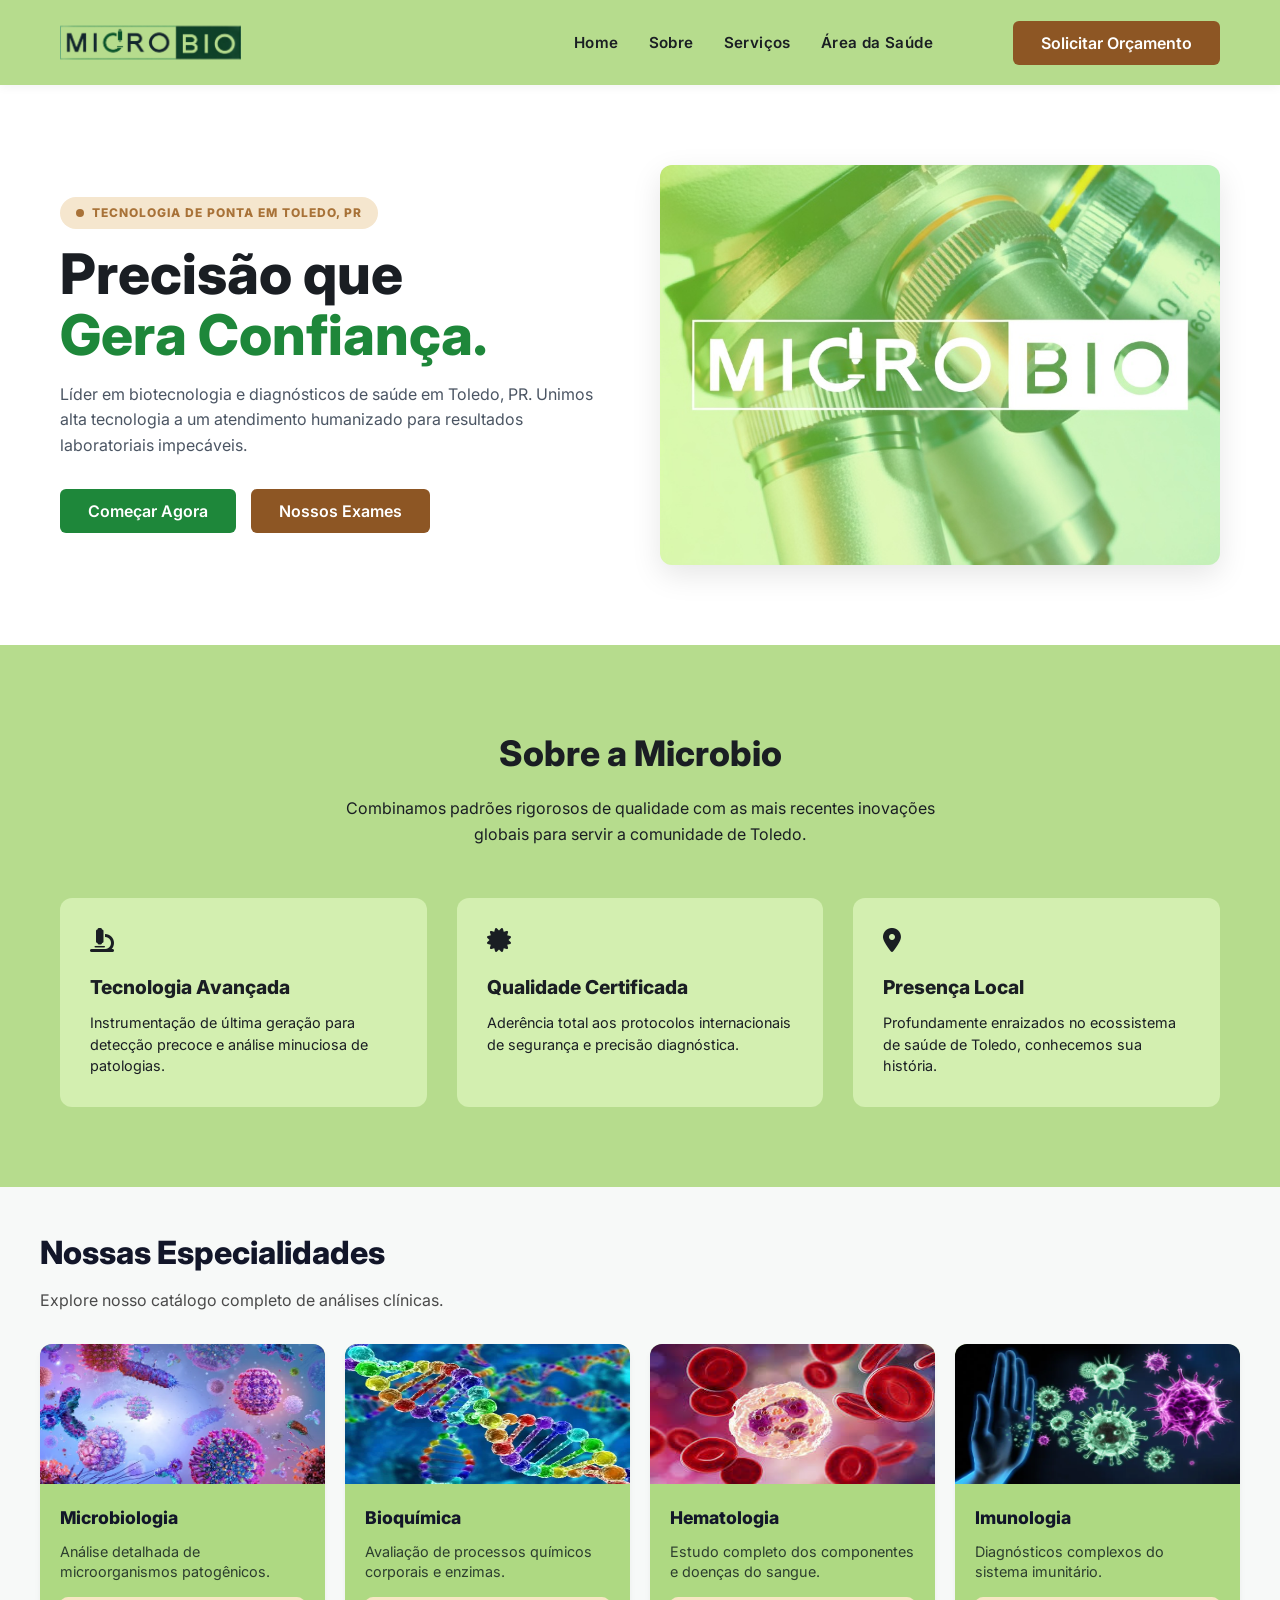
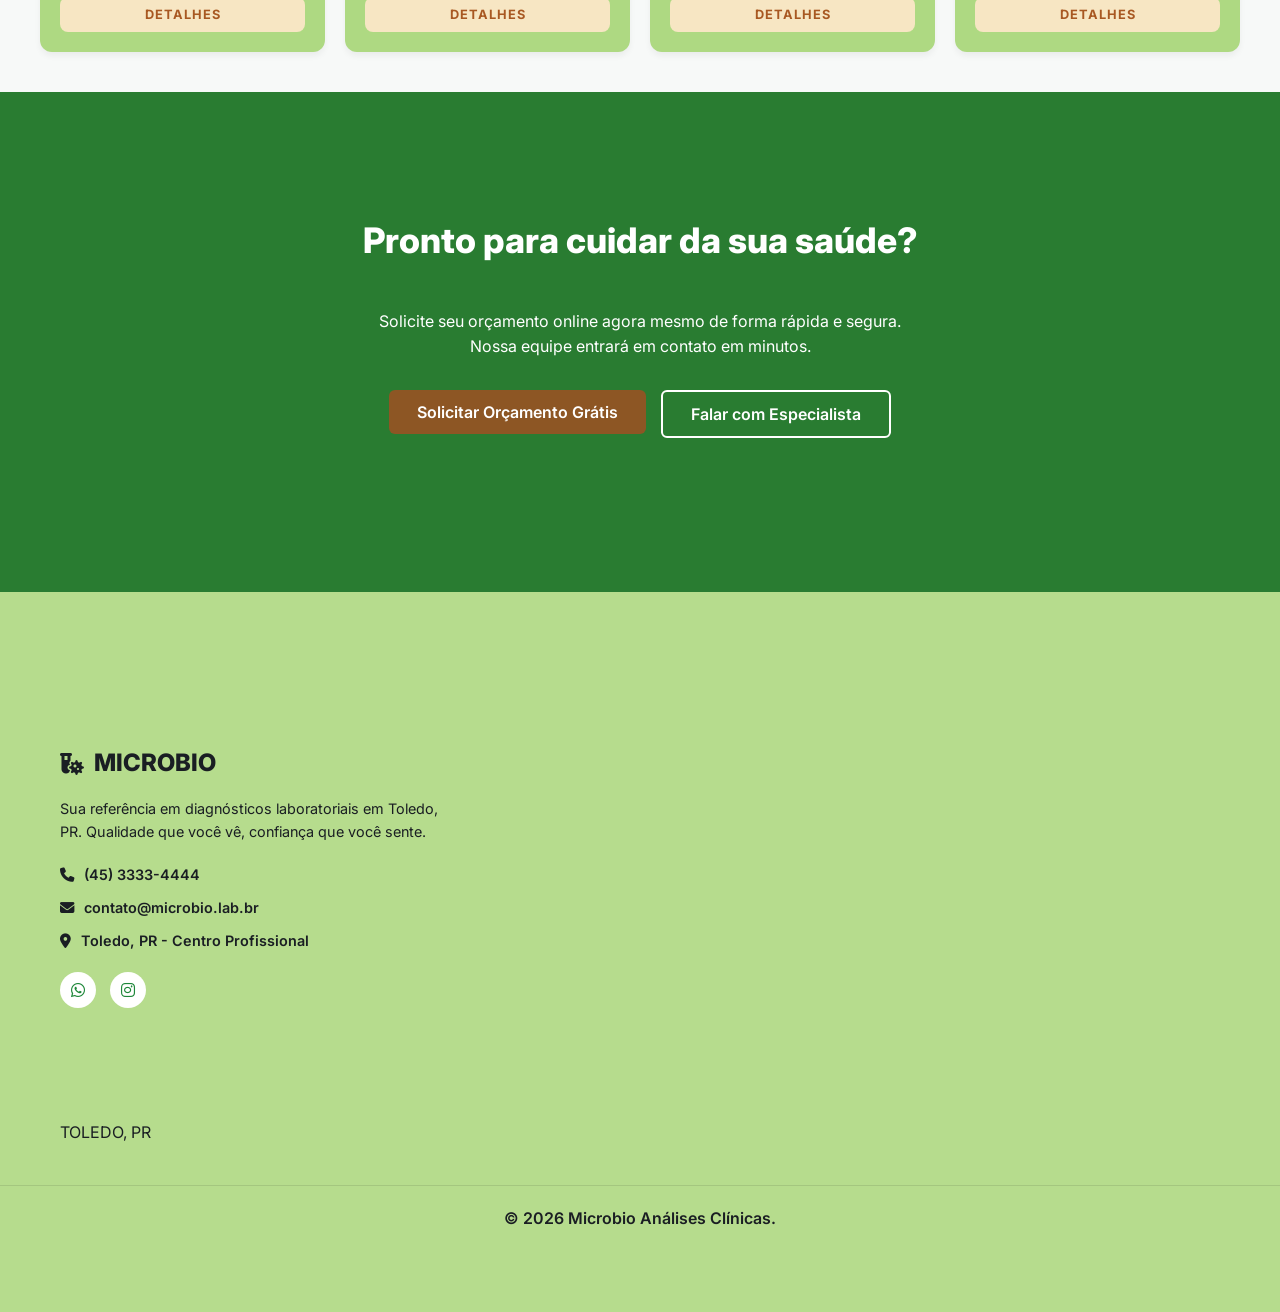
<file: home.html>
<!DOCTYPE html>
<html lang="pt-BR">

<head>
    <meta charset="UTF-8">
    <meta name="viewport" content="width=device-width, initial-scale=1.0">
    <title>Microbio - Análises Clínicas</title>
    <link href="https://fonts.googleapis.com/css2?family=Inter:wght@400;600;800&display=swap" rel="stylesheet">
    <link rel="stylesheet" href="https://cdnjs.cloudflare.com/ajax/libs/font-awesome/6.4.0/css/all.min.css">
    <link rel="stylesheet" href="home.css">
    <link href="https://fonts.googleapis.com/css2?family=Kanit&display=swap" rel="stylesheet">
</head>

<body>

    <nav class="navbar">
        <div class="container navbar-container">

            <div class="navbar-logo">
                <img src="img/logo.png" alt="Microbio Logo">
            </div>
            <div class="navbar-menu">
                <ul class="navbar-links">
                    <li><a href="#home">Home</a></li>
                    <li><a href="#sobre">Sobre</a></li>
                    <li><a href="#servicos">Serviços</a></li>
                    <li><a href="https://microbio.uniexames.com.br/cms/inicio">Área da Saúde</a></li>
                </ul>
            <a href="login/login.html">
                <button class="btn btn-brown">Solicitar Orçamento</button>
            </a>
            </div>

        </div>
    </nav>


    <header id="home" class="hero">
        <div class="container hero-container">
            <div class="hero-content">
                <div class="tag">
                    <span class="dot"></span> TECNOLOGIA DE PONTA EM TOLEDO, PR
                </div>
                <h1>Precisão que<br><span class="highlight">Gera Confiança.</span></h1>
                <p>Líder em biotecnologia e diagnósticos de saúde em Toledo, PR. Unimos alta tecnologia a um atendimento
                    humanizado para resultados laboratoriais impecáveis.</p>
                <div class="hero-buttons">
                    <a href="login/login.html">
                    <button class="btn btn-green">Começar Agora</button>
                    </a>
                    <button class="btn btn-brown">Nossos Exames</button>
                </div>
            </div>
            <div class="hero-image">
                <div class="image-placeholder scientist-placeholder">
                    <img src="img/microbio.png" alt="fundo1">
                </div>
            </div>
        </div>
    </header>

    <section id="sobre" class="about section-light-green">

        <div class="container">
            <div class="section-header center">
                <h2>Sobre a Microbio</h2>
                <p>Combinamos padrões rigorosos de qualidade com as mais recentes inovações globais para servir a
                    comunidade de Toledo.</p>
            </div>
            <div class="about-grid">
                <div class="card card-green">
                    <i class="fa-solid fa-microscope icon"></i>
                    <h3>Tecnologia Avançada</h3>
                    <p>Instrumentação de última geração para detecção precoce e análise minuciosa de patologias.</p>
                </div>
                <div class="card card-green">
                    <i class="fa-solid fa-certificate icon"></i>
                    <h3>Qualidade Certificada</h3>
                    <p>Aderência total aos protocolos internacionais de segurança e precisão diagnóstica.</p>
                </div>
                <div class="card card-green">
                    <i class="fa-solid fa-location-dot icon"></i>
                    <h3>Presença Local</h3>
                    <p>Profundamente enraizados no ecossistema de saúde de Toledo, conhecemos sua história.</p>
                </div>
            </div>
        </div>
    </section>


    <section id="servicos" class="especialidades-section">
        <div class="especialidades-header">
            <div class="header-text">
                <h2>Nossas Especialidades</h2>
                <p>Explore nosso catálogo completo de análises clínicas.</p>
            </div>
        </div>

        <div class="cards2-container">
            <div class="card2">
                <img src="img/microbiologia.jpg" alt="Microorganismos em placa de Petri" class="card2-img">
                <div class="card2-body">
                    <h3>Microbiologia</h3>
                    <p class="card2-desc">Análise detalhada de microorganismos patogênicos.</p>

                    <div class="card2-expandable">
                        <p>Exames de cultura, antibiograma e pesquisa de bactérias e fungos com alta precisão.</p>
                    </div>

                    <button class="btn-detalhes">DETALHES</button>
                </div>
            </div>

            <div class="card2">
                <img src="img/bioquimica.jpg" alt="Microorganismos em placa de Petri" class="card2-img">
                <div class="card2-body">
                    <h3>Bioquímica</h3>
                    <p class="card2-desc">Avaliação de processos químicos corporais e enzimas.</p>
                    <div class="card2-expandable">
                        <p>Dosagens hormonais, glicemia, colesterol e perfis hepáticos e renais completos.</p>
                    </div>
                    <button class="btn-detalhes">DETALHES</button>
                </div>
            </div>

            <div class="card2">
                <img src="img/hematologia.jpg" alt="Microorganismos em placa de Petri" class="card2-img">
                <div class="card2-body">
                    <h3>Hematologia</h3>
                    <p class="card2-desc">Estudo completo dos componentes e doenças do sangue.</p>
                    <div class="card2-expandable">
                        <p>Hemograma completo, coagulograma e análise de distúrbios sanguíneos.</p>
                    </div>
                    <button class="btn-detalhes">DETALHES</button>
                </div>
            </div>

            <div class="card2">
                <img src="img/imunologia.jpg" alt="Microorganismos em placa de Petri" class="card2-img">
                <div class="card2-body">
                    <h3>Imunologia</h3>
                    <p class="card2-desc">Diagnósticos complexos do sistema imunitário.</p>
                    <div class="card2-expandable">
                        <p>Testes de alergia, doenças autoimunes e sorologia para diversas patologias.</p>
                    </div>
                    <button class="btn-detalhes">DETALHES</button>
                </div>
            </div>
        </div>
    </section>



    <section class="cta section-dark-green">
        <div class="container center">
            <h2>Pronto para cuidar da sua saúde?</h2>
            <p>Solicite seu orçamento online agora mesmo de forma rápida e segura.<br>Nossa equipe entrará em contato em
                minutos.</p>
            <div class="cta-buttons">
                <a href="login/login.html">
                <button class="btn btn-brown">Solicitar Orçamento Grátis</button>
                </a>
                <button class="btn btn-outline">Falar com Especialista</button>
            </div>
        </div>
    </section>

    <footer id="contato" class="footer section-light-green">
        <div class="container">
            <div class="footer-grid">
                <div class="footer-info">
                    <div class="logo">
                        <i class="fa-solid fa-vial-virus"></i> MICROBIO
                    </div>
                    <p class="footer-desc">Sua referência em diagnósticos laboratoriais em Toledo, PR. Qualidade que
                        você vê, confiança que você sente.</p>
                    <ul class="contact-list">
                        <li><i class="fa-solid fa-phone"></i> (45) 3333-4444</li>
                        <li><i class="fa-solid fa-envelope"></i> contato@microbio.lab.br</li>
                        <li><i class="fa-solid fa-location-dot"></i> Toledo, PR - Centro Profissional</li>
                    </ul>
                    <div class="socials">
                        <a href="#"><i class="fa-brands fa-whatsapp"></i></a>
                        <a href="#"><i class="fa-brands fa-instagram"></i></a>
                    </div>
                </div>
                <div class="map-container">
                    <iframe
                        src="https://www.google.com/maps/embed?pb=!1m18!1m12!1m3!1d3617.5804609901415!2d-53.446871699999996!3d-24.946358300000004!2m3!1f0!2f0!3f0!3m2!1i1024!2i768!4f13.1!3m3!1m2!1s0x94f3d470dd8c8fd5%3A0xec68a11460d6f801!2sR.%20Volunt%C3%A1rios%20da%20P%C3%A1tria%2C%201670%20-%20Centro%2C%20Cascavel%20-%20PR%2C%2085812-160!5e0!3m2!1spt-BR!2sbr!4v1749645608896!5m2!1spt-BR!2sbr"
                        allowfullscreen="" loading="lazy" referrerpolicy="no-referrer-when-downgrade" class="map">
                    </iframe>
                </div>
                <span>TOLEDO, PR</span>
            </div>
        </div>
        </div>
        <div class="footer-bottom">
            <p>&copy; 2026 Microbio Análises Clínicas. </p>
        </div>
        </div>
        </div>
    </footer>
    <script src="home.js"></script>
</body>

</html>
</file>
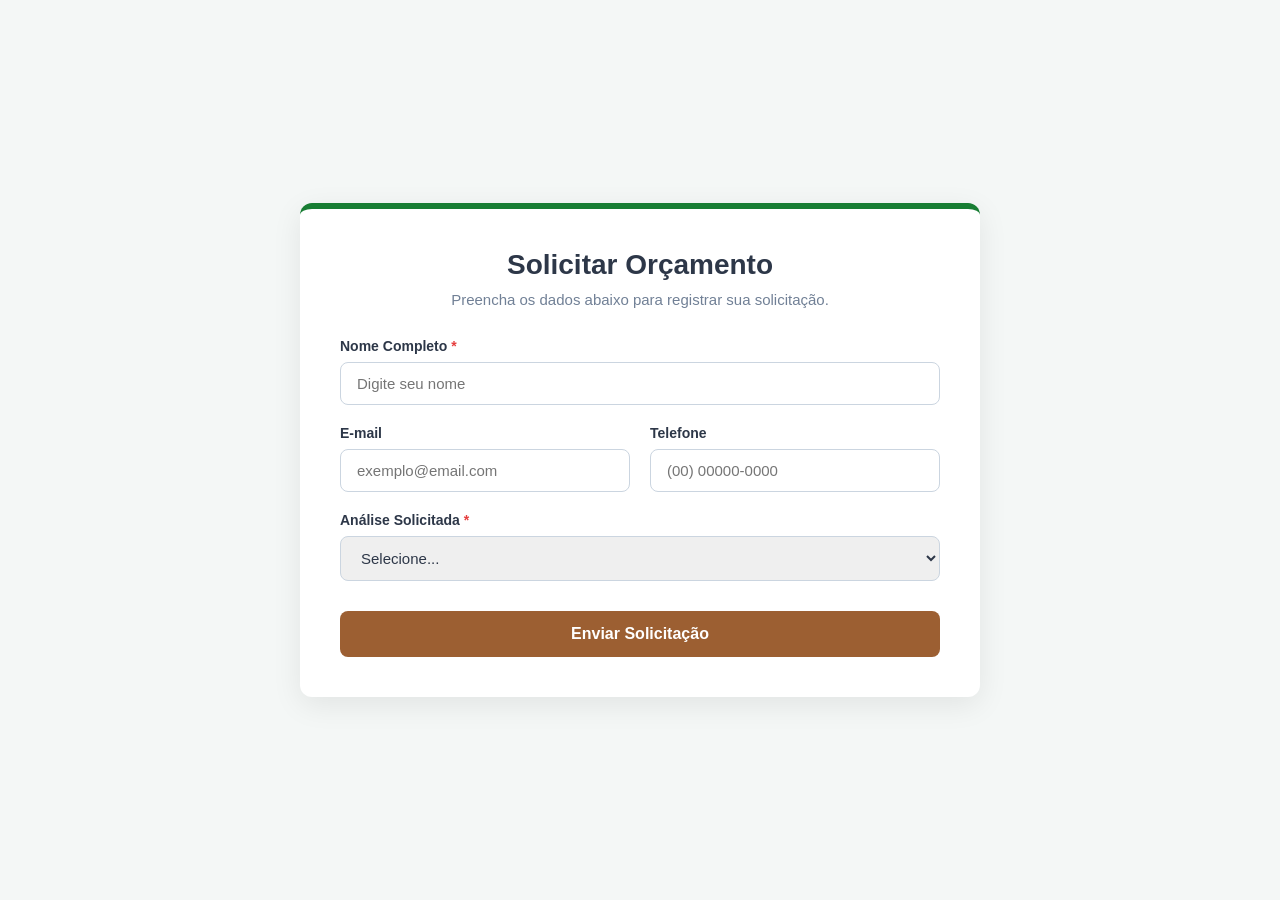
<file: forms/forms.html>
<!DOCTYPE html>
<html lang="pt-BR" xmlns:th="http://www.thymeleaf.org">
<head>
    <meta charset="UTF-8">
    <meta name="viewport" content="width=device-width, initial-scale=1.0">
    <title>Nova Solicitação - Microbio</title>
    <!-- Substitua pelo caminho correto do seu CSS -->
    <link rel="stylesheet" href="forms.css">
</head>
<body>

    <div class="microbio-form-container">
        <div class="form-header">
            <h2>Solicitar Orçamento</h2>
            <p>Preencha os dados abaixo para registrar sua solicitação.</p>
        </div>

        <!-- O th:object deve corresponder ao nome do objeto passado no Model do seu Controller -->
        <form th:action="@{/solicitacoes/salvar}" th:object="${solicitacao}" method="POST" id="formSolicitacao">
            
            <!-- ID Oculto para casos de edição -->
            <input type="hidden" th:field="*{id}">

            <div class="form-group">
                <label for="nome">Nome Completo <span class="required">*</span></label>
                <input type="text" id="nome" th:field="*{nome}" placeholder="Digite seu nome" required maxlength="150">
            </div>

            <div class="form-row">
                <div class="form-group">
                    <label for="email">E-mail</label>
                    <input type="email" id="email" th:field="*{email}" placeholder="exemplo@email.com" maxlength="150">
                </div>

                <div class="form-group">
                    <label for="telefone">Telefone</label>
                    <input type="tel" id="telefone" th:field="*{telefone}" placeholder="(00) 00000-0000" maxlength="20">
                </div>
            </div>

            <div class="form-group">
                <label for="cliente">Análise Solicitada <span class="required">*</span></label>
                <select id="cliente" th:field="*{cliente.id}" required>
                    <option value="" disabled selected>Selecione...</option>
                    <!-- Itera sobre uma lista de clientes passada pelo Controller -->
                    <option th:each="cliente : ${clientes}" 
                            th:value="${cliente.id}" 
                            th:text="${cliente.nome}">Controle de Qualidade em Bioinsumos</option>
                            th:text="${cliente.nome}">Controle de Qualidade em Bioinsumos</option>
                </select>
            </div>

            <div class="form-actions">
                <!-- Botão com a cor de destaque (marrom/ocre) da interface -->
                <button type="submit" class="btn-submit">Enviar Solicitação</button>
            </div>
        </form>
    </div>

    <!-- Substitua pelo caminho correto do seu JS -->
    <script th:src="@{/js/form-script.js}"></script>
</body>
</html>
</file>
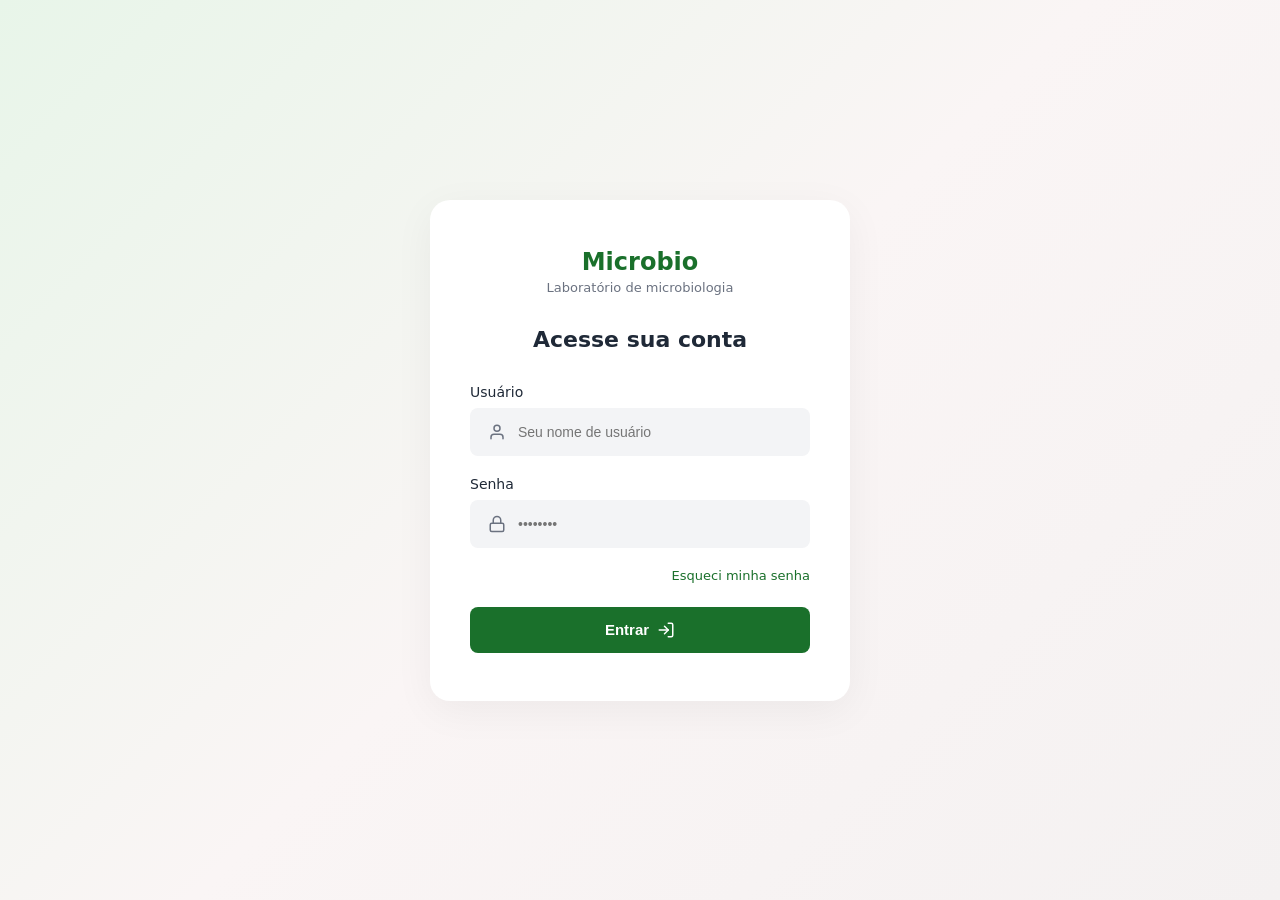
<file: login/login.html>
<!DOCTYPE html>
<html lang="pt-PT">
<head>
    <meta charset="UTF-8">
    <meta name="viewport" content="width=device-width, initial-scale=1.0">
    <title>Login - Microbio</title>
    <link rel="stylesheet" href="login.css">
</head>
<body>

    <div class="login-container">
        <div class="header">
            <h1 class="brand-name">Microbio</h1>
            <p class="brand-subtitle">Laboratório de microbiologia</p>
        </div>

        <h2 class="title">Acesse sua conta</h2>

        <form id="loginForm">
            <div class="form-group">
                <label for="username">Usuário</label>
                <div class="input-wrapper">
                    <span class="input-icon">
                        <svg xmlns="http://www.w3.org/2000/svg" width="18" height="18" viewBox="0 0 24 24" fill="none" stroke="currentColor" stroke-width="2" stroke-linecap="round" stroke-linejoin="round"><path d="M20 21v-2a4 4 0 0 0-4-4H8a4 4 0 0 0-4 4v2"></path><circle cx="12" cy="7" r="4"></circle></svg>
                    </span>
                    <input type="text" id="username" placeholder="Seu nome de usuário" required>
                </div>
            </div>

            <div class="form-group">
                <label for="password">Senha</label>
                <div class="input-wrapper">
                    <span class="input-icon">
                        <svg xmlns="http://www.w3.org/2000/svg" width="18" height="18" viewBox="0 0 24 24" fill="none" stroke="currentColor" stroke-width="2" stroke-linecap="round" stroke-linejoin="round"><rect x="3" y="11" width="18" height="11" rx="2" ry="2"></rect><path d="M7 11V7a5 5 0 0 1 10 0v4"></path></svg>
                    </span>
                    <input type="password" id="password" placeholder="••••••••" required>
                </div>
            </div>

            <a href="#" class="forgot-password">Esqueci minha senha</a>

            <button type="submit" class="btn-submit">
                Entrar
                <svg xmlns="http://www.w3.org/2000/svg" width="18" height="18" viewBox="0 0 24 24" fill="none" stroke="currentColor" stroke-width="2" stroke-linecap="round" stroke-linejoin="round"><path d="M15 3h4a2 2 0 0 1 2 2v14a2 2 0 0 1-2 2h-4"></path><polyline points="10 17 15 12 10 7"></polyline><line x1="15" y1="12" x2="3" y2="12"></line></svg>
            </button>
        </form>
    </div>

    <script src="login.js"></script>
</body>
</html>
</file>
<file: style.css>
/* Variáveis de Cores baseadas no protótipo */
:root {
    --white: #ffffff;
    --text-dark: #1a1e23;
    --text-gray: #4b5563;

    --green-primary: #1e873a;
    --green-dark: #297c31;
    --green-light-bg: #b6dc8d;
    --green-card: #d3efb0;

    --brown: #8d5624;
    --brown-text: #6b3e15;
    --tan-btn: #f5e4b6;

    --tag-bg: #f5e6ce;
    --tag-text: #a87238;
}

html {
    scroll-behavior: smooth;
    scroll-padding-top: 90px;
}

* {
    margin: 0;
    padding: 0;
    box-sizing: border-box;
    font-family: 'Inter', sans-serif;
}

/* ==================== NAVBAR ==================== */
.navbar {
    background-color: var(--green-light-bg);
    padding: 15px 0;
    position: sticky;
    top: 0;
    z-index: 1000;
    box-shadow: 0 2px 10px rgba(0, 0, 0, 0.05);
}

.navbar-container {
    display: flex;
    align-items: center;
    justify-content: space-between;
    /* 🔥 ESSENCIAL */
    max-width: 1200px;
    margin: 0 auto;
    padding: 0 40px;
    /* 🔥 aumenta respiro lateral */
}

/* Logo */
.navbar-logo {
    display: flex;
    align-items: center;
    gap: 10px;
}

.navbar-logo img {
    height: 55px;
    width: auto;
    object-fit: contain;
}

.logo-text {
    font-weight: 800;
    font-size: 1.2rem;
    color: var(--text-dark);
}

/* Menu (links + botão) */
.navbar-menu {
    display: flex;
    align-items: center;
    gap: 40px;
    margin-left: auto;
    /* 🔥 aumenta bastante aqui */
}

/* Links */
.navbar-links {
    display: flex;
    list-style: none;
    align-items: center;
    gap: 30px;
    /* 🔥 espaço entre links */
    margin: 0;
    padding: 0;
}


.navbar-links a {
    text-decoration: none;
    color: var(--text-dark);
    font-weight: 600;
    font-size: 0.95rem;
    letter-spacing: 0.4px;
    transition: color 0.2s ease;
}

.navbar-links a:hover {
    color: var(--green-primary);
}

/* Botão */
.btn-brown {
    background-color: var(--brown);
    color: white;
    border: none;
    padding: 10px 22px;
    border-radius: 8px;
    font-weight: 600;
    font-size: 0.95rem;
    cursor: pointer;
    transition: all 0.3s ease;
    white-space: nowrap;
}

.btn-brown:hover {
    background-color: #6b3e15;
    transform: translateY(-2px);
}

/* Responsivo */
@media (max-width: 992px) {
    .navbar-menu {
        display: none;
    }
}

@media (max-width: 576px) {
    .navbar-logo img {
        height: 48px;
    }

    .btn-brown {
        padding: 9px 20px;
        font-size: 0.9rem;
    }
}

body {
    color: var(--text-dark);
    line-height: 1.6;
    background-color: var(--white);
}

.container {
    max-width: 1200px;
    margin: 0 auto;
    padding: 0 20px;
}

.center {
    text-align: center;
}

/* Tipografia */
h1 {
    font-size: 3.5rem;
    font-weight: 800;
    line-height: 1.1;
    margin: 15px 0;
}

h2 {
    font-size: 2.2rem;
    font-weight: 800;
    margin-bottom: 15px;
}

h3 {
    font-size: 1.2rem;
    font-weight: 800;
    margin-bottom: 10px;
}

p {
    color: var(--text-gray);
    font-size: 1rem;
    margin-bottom: 20px;
}

.highlight {
    color: var(--green-primary);
}

/* Botões */
.btn {
    padding: 12px 28px;
    border: none;
    border-radius: 6px;
    font-weight: 600;
    font-size: 1rem;
    cursor: pointer;
    transition: transform 0.2s, opacity 0.2s;
}

.btn:hover {
    transform: translateY(-2px);
    opacity: 0.9;
}

.btn-green {
    background-color: var(--green-primary);
    color: var(--white);
}

.btn-brown {
    background-color: var(--brown);
    color: var(--white);
}

.btn-outline {
    background-color: transparent;
    border: 2px solid var(--white);
    color: var(--white);
}

.btn-tan {
    background-color: var(--tan-btn);
    color: var(--brown-text);
    border: none;
    padding: 8px 24px;
    border-radius: 4px;
    font-weight: 800;
    font-size: 0.8rem;
    width: 100%;
    cursor: pointer;
}


/* --- Hero Section --- */
.hero {
    padding: 80px 0;
    background-color: var(--white);
}

.hero-container {
    display: flex;
    align-items: center;
    justify-content: space-between;
    gap: 40px;
}

.hero-content {
    flex: 1;
}

.tag {
    display: inline-flex;
    align-items: center;
    background-color: var(--tag-bg);
    color: var(--tag-text);
    padding: 6px 16px;
    border-radius: 20px;
    font-size: 0.75rem;
    font-weight: 800;
    letter-spacing: 1px;
}

.dot {
    width: 8px;
    height: 8px;
    background-color: var(--tag-text);
    border-radius: 50%;
    margin-right: 8px;
}

.hero-buttons {
    display: flex;
    gap: 15px;
    margin-top: 30px;
}

.hero-image {
    flex: 1;
}

.scientist-placeholder img {
    width: 100%;
    height: 100%;
    object-fit: cover;
    border-radius: 12px;
    display: block;
    background-color: var(--green-card);
    height: 400px;
    border-radius: 12px;
    overflow: hidden;
    /* 🔥 MUITO IMPORTANTE */
    box-shadow: 0 10px 30px rgba(0, 0, 0, 0.1);
}

.map-placeholder {
    background-color: var(--white);
    height: 250px;
    border-radius: 12px;
    display: flex;
    flex-direction: column;
    align-items: center;
    justify-content: center;
    font-weight: 800;
    color: var(--text-dark);
}

.map {
    width: 100%;
    /* largura total do container */
    height: 400px;
    /* altura do mapa — aumente para 500px ou mais */
    border: 0;
    /* remove borda */
    border-radius: 10px;
    /* opcional: deixa arredondado */
}

/* --- Seções Gerais --- */
.section-light-green {
    background-color: var(--green-light-bg);
    padding: 80px 0;
}

.section-white {
    background-color: var(--white);
    padding: 80px 0;
}

.section-dark-green {
    background-color: var(--green-dark);
    padding: 80px 0;
    color: var(--white);
    height: 500px;
}

.section-dark-green h2,
.section-dark-green p {
    color: var(--white);
    margin-top: 40px;
}

.section-header p {
    max-width: 600px;
    margin: 0 auto;
    color: var(--text-dark);
}

/* --- About Grid --- */
.about-grid {
    display: grid;
    grid-template-columns: repeat(3, 1fr);
    gap: 30px;
    margin-top: 50px;
}

.card {
    background-color: var(--green-card);
    padding: 30px;
    border-radius: 12px;
    position: relative;
    /* Transição suave para o card todo (sombra e posição) */
    transition: transform 0.5s cubic-bezier(0.4, 0, 0.2, 1),
        box-shadow 0.5s cubic-bezier(0.4, 0, 0.2, 1);
    cursor: default;
}

/* Efeito de subir o card - Ajustado para ser mais fluido */
.about-grid .card:hover {
    transform: translateY(-10px);
    box-shadow: 0 15px 30px rgba(0, 0, 0, 0.12);
}

/* --- O SEGREDO DA SUAVEZA --- */

/* 1. O conteúdo extra começa com altura ZERO e invisível */
.card .extra-content {
    max-height: 0;
    opacity: 0;
    overflow: hidden;
    /* Adicionamos um delay minúsculo na opacidade para ela aparecer enquanto abre */
    transition: max-height 0.6s cubic-bezier(0.4, 0, 0.2, 1),
        opacity 0.4s ease-out,
        margin-top 0.5s ease;
}

/* 2. Quando passar o mouse no CARD, o conteúdo desenrola */
.card:hover .extra-content {
    max-height: 200px;
    /* Valor fixo maior que o texto, mas não exagerado */
    opacity: 1;
    margin-top: 15px;
    /* Dá o espaçamento suave entre o texto fixo e o extra */
}

/* Ajustes finos nos textos e ícones */
.card p {
    color: var(--text-dark);
    margin: 0;
    font-size: 0.9rem;
    line-height: 1.5;
}

.card .icon {
    font-size: 1.5rem;
    color: var(--text-dark);
    margin-bottom: 20px;
    /* O ícone também reage suavemente */
    transition: transform 0.4s ease;
}

.card:hover .icon {
    transform: scale(1.1) rotate(5deg);
    /* Dá uma leve "vivida" no ícone */
}

/* Container Principal da Section */
.especialidades-section {
    padding: 40px 20px;
    background-color: #f7f9f8;
    /* Cor de fundo clara inspirada na imagem */
    font-family: Arial, sans-serif;
}

/* Cabeçalho da Section */
.especialidades-header {
    display: flex;
    justify-content: space-between;
    align-items: center;
    max-width: 1200px;
    margin: 0 auto 30px auto;
    flex-wrap: wrap;
    gap: 20px;
}

.header-text h2 {
    font-size: 2rem;
    color: #121629;
    margin: 0 0 10px 0;
}

.header-text p {
    margin: 0;
    color: #4a4a4a;
}

.link-todos {
    color: #9d5025;
    text-decoration: none;
    font-weight: bold;
}

.link-todos:hover {
    text-decoration: underline;
}

/* Container dos Cards */
.cards2-container {
    display: grid;
    grid-template-columns: repeat(auto-fit, minmax(250px, 1fr));
    gap: 20px;
    max-width: 1200px;
    margin: 0 auto;
    align-items: start;
}

/* O Card 2 */
.card2 {
    background-color: #aed982;
    /* Verde claro do card */
    border-radius: 12px;
    overflow: hidden;
    display: flex;
    flex-direction: column;
    box-shadow: 0 4px 6px rgba(0, 0, 0, 0.05);
    transition: transform 0.3s ease;
}

.card2:hover {
    transform: translateY(-5px);
}

/* Área da imagem superior */
.card2-img {
    height: 140px;
    width: 100%;
    /* Aqui você pode usar background-image: url('caminho/para/imagem.jpg'); no seu projeto real */
}

/* Corpo do card */
.card2-body {
    padding: 20px;
    display: flex;
    flex-direction: column;
    flex-grow: 1;
}

.card2-body h3 {
    margin: 0 0 10px 0;
    color: #121629;
    font-size: 1.1rem;
}

.card2-desc {
    margin: 0 0 15px 0;
    font-size: 0.9rem;
    color: #2c3e2e;
    line-height: 1.4;
}

/* Área Expansível Oculta */
.card2-expandable {
    max-height: 0;
    overflow: hidden;
    opacity: 0;
    transition: max-height 0.4s ease, opacity 0.3s ease;
}

/* 2. O estado ATIVO (visível) */
/* IMPORTANTE: .card2.active deve estar sem espaço entre eles */
.card2.active .card2-expandable {
    max-height: 200px;
    /* Ajuste conforme o tamanho do texto */
    opacity: 1;
    margin-top: 10px;
    padding-bottom: 10px;
}

.card2-expandable p {
    font-size: 0.85rem;
    color: #1b261c;
    margin: 0;
    border-top: 1px solid rgba(0, 0, 0, 0.1);
    padding-top: 10px;
}

/* Botão Detalhes */
.btn-detalhes {
    margin-top: auto;
    /* Empurra o botão pro final do card */
    background-color: #f7e6c3;
    /* Bege/Amarelo claro */
    color: #a85822;
    /* Laranja/Marrom do texto */
    border: none;
    width: 100%;
    padding: 10px;
    border-radius: 8px;
    font-weight: bold;
    font-size: 0.8rem;
    cursor: pointer;
    letter-spacing: 1px;
    transition: background-color 0.2s ease;
}

.btn-detalhes:hover {
    background-color: #ebd5a9;
}



/* --- CTA --- */
.cta-buttons {
    display: flex;
    justify-content: center;
    gap: 15px;
    margin-top: 30px;
}

/* --- Footer --- */
.footer-grid {
    display: grid;
    grid-template-columns: 1fr 1fr;
    gap: 40px;
    margin-bottom: 40px;
    align-items: center;
}

.logo {
    font-size: 1.5rem;
    font-weight: 800;
    margin-bottom: 15px;
    display: flex;
    align-items: center;
    gap: 10px;
}

.footer-desc {
    color: var(--text-dark);
    font-size: 0.9rem;
    max-width: 400px;
    margin-bottom: 20px;
}

.contact-list {
    list-style: none;
    margin-bottom: 20px;
}

.contact-list li {
    margin-bottom: 10px;
    font-size: 0.9rem;
    font-weight: 600;
    display: flex;
    align-items: center;
    gap: 10px;
}

.socials a {
    display: inline-flex;
    align-items: center;
    justify-content: center;
    width: 36px;
    height: 36px;
    background-color: var(--white);
    color: var(--green-primary);
    border-radius: 50%;
    margin-right: 10px;
    text-decoration: none;
}

.map-placeholder {
    background-color: var(--white);
    height: 250px;
    border-radius: 12px;
    display: flex;
    flex-direction: column;
    align-items: center;
    justify-content: center;
    font-weight: 800;
    color: var(--text-dark);
    font-size: 1.2rem;
}

.map-placeholder i {
    font-size: 2rem;
    color: var(--green-primary);
    margin-bottom: 10px;
}

.footer-bottom {
    display: flex;
    justify-content: space-between;
    align-items: center;
    border-top: 1px solid rgba(0, 0, 0, 0.1);
    padding-top: 20px;
    font-size: 0.75rem;
    font-weight: 600;
}

.footer-bottom p {
    margin: auto;
    color: var(--text-dark);
}

.footer-links a {
    color: var(--text-dark);
    text-decoration: none;
    margin-left: 20px;
}

/* --- Responsividade (Mobile) --- */
@media (max-width: 992px) {
    .hero-container {
        flex-direction: column;
        text-align: center;
    }

    .hero-buttons {
        justify-content: center;
    }

    .hero-image {
        width: 100%;
    }

    h1 {
        font-size: 2.8rem;
    }

    .about-grid {
        grid-template-columns: 1fr;
    }

    .specialties-grid {
        grid-template-columns: repeat(2, 1fr);
    }

    .footer-grid {
        grid-template-columns: 1fr;
    }
}

@media (max-width: 768px) {
    .specialties-header {
        flex-direction: column;
        align-items: flex-start;
        gap: 15px;
    }

    .specialties-grid {
        grid-template-columns: 1fr;
    }

    .cta-buttons {
        flex-direction: column;
    }

    .footer-bottom {
        flex-direction: column;
        gap: 15px;
        text-align: center;
    }
}
</file>
<file: microBio-master03/style.css>
/* Variáveis de Cores baseadas no protótipo */
:root {
    --white: #ffffff;
    --text-dark: #1a1e23;
    --text-gray: #4b5563;
    
    --green-primary: #1e873a;
    --green-dark: #297c31;
    --green-light-bg: #b6dc8d;
    --green-card: #d3efb0;
    
    --brown: #8d5624;
    --brown-text: #6b3e15;
    --tan-btn: #f5e4b6;
    
    --tag-bg: #f5e6ce;
    --tag-text: #a87238;
}



* {
    margin: 0;
    padding: 0;
    box-sizing: border-box;
    font-family: 'Inter', sans-serif;
}

/* ==================== NAVBAR ==================== */
.navbar {
    background-color: var(--green-light-bg);
    padding: 15px 0;
    position: sticky;
    top: 0;
    z-index: 1000;
    box-shadow: 0 2px 10px rgba(0, 0, 0, 0.05);
}

.navbar-container {
    display: flex;
    align-items: center;
    justify-content: space-between; /* 🔥 ESSENCIAL */
    max-width: 1200px;
    margin: 0 auto;
    padding: 0 40px; /* 🔥 aumenta respiro lateral */
}

/* Logo */
.navbar-logo {
    display: flex;
    align-items: center;
    gap: 10px;
}

.navbar-logo img {
    height: 55px;
    width: auto;
    object-fit: contain;
}

.logo-text {
    font-weight: 800;
    font-size: 1.2rem;
    color: var(--text-dark);
}

/* Menu (links + botão) */
.navbar-menu {
    display: flex;
    align-items: center;
    gap: 80px; /* 🔥 aumenta bastante aqui */
}

/* Links */
.navbar-links {
    display: flex;
    list-style: none;
    gap: 30px;           /* 🔥 espaço entre links */
    margin: 0;
    padding: 0;
}

.navbar-links a {
    text-decoration: none;
    color: var(--text-dark);
    font-weight: 600;
    font-size: 0.95rem;
    letter-spacing: 0.4px;
    transition: color 0.2s ease;
}

.navbar-links a:hover {
    color: var(--green-primary);
}

/* Botão */
.btn-brown {
    background-color: var(--brown);
    color: white;
    border: none;
    padding: 10px 22px;
    border-radius: 8px;
    font-weight: 600;
    font-size: 0.95rem;
    cursor: pointer;
    transition: all 0.3s ease;
    white-space: nowrap;
}

.btn-brown:hover {
    background-color: #6b3e15;
    transform: translateY(-2px);
}

/* Responsivo */
@media (max-width: 992px) {
    .navbar-menu {
        display: none;
    }
}

@media (max-width: 576px) {
    .navbar-logo img { height: 48px; }
    .btn-brown { padding: 9px 20px; font-size: 0.9rem; }
}
body {
    color: var(--text-dark);
    line-height: 1.6;
    background-color: var(--white);
}

.container {
    max-width: 1200px;
    margin: 0 auto;
    padding: 0 20px;
}

.center {
    text-align: center;
}

/* Tipografia */
h1 { font-size: 3.5rem; font-weight: 800; line-height: 1.1; margin: 15px 0; }
h2 { font-size: 2.2rem; font-weight: 800; margin-bottom: 15px; }
h3 { font-size: 1.2rem; font-weight: 800; margin-bottom: 10px; }
p { color: var(--text-gray); font-size: 1rem; margin-bottom: 20px; }

.highlight { color: var(--green-primary); }

/* Botões */
.btn {
    padding: 12px 28px;
    border: none;
    border-radius: 6px;
    font-weight: 600;
    font-size: 1rem;
    cursor: pointer;
    transition: transform 0.2s, opacity 0.2s;
}
.btn:hover { transform: translateY(-2px); opacity: 0.9; }

.btn-green { background-color: var(--green-primary); color: var(--white); }
.btn-brown { background-color: var(--brown); color: var(--white); }
.btn-outline { background-color: transparent; border: 2px solid var(--white); color: var(--white); }
.btn-tan { 
    background-color: var(--tan-btn); 
    color: var(--brown-text); 
    border: none; 
    padding: 8px 24px; 
    border-radius: 4px; 
    font-weight: 800; 
    font-size: 0.8rem;
    width: 100%;
    cursor: pointer;
}


/* --- Hero Section --- */
.hero {
    padding: 80px 0;
    background-color: var(--white);
}
.hero-container {
    display: flex;
    align-items: center;
    justify-content: space-between;
    gap: 40px;
}
.hero-content {
    flex: 1;
}
.tag {
    display: inline-flex;
    align-items: center;
    background-color: var(--tag-bg);
    color: var(--tag-text);
    padding: 6px 16px;
    border-radius: 20px;
    font-size: 0.75rem;
    font-weight: 800;
    letter-spacing: 1px;
}
.dot {
    width: 8px; height: 8px;
    background-color: var(--tag-text);
    border-radius: 50%;
    margin-right: 8px;
}
.hero-buttons {
    display: flex;
    gap: 15px;
    margin-top: 30px;
}
.hero-image {
    flex: 1;
}
.scientist-placeholder img {
    width: 100%;
    height: 100%;
    object-fit: cover;
    border-radius: 12px;
    display: block;
    background-color: var(--green-card);
    height: 400px;
    border-radius: 12px;
    overflow: hidden; /* 🔥 MUITO IMPORTANTE */
    box-shadow: 0 10px 30px rgba(0,0,0,0.1);
}

.map-placeholder {
    background-color: var(--white);
    height: 250px;
    border-radius: 12px;
    display: flex;
    flex-direction: column;
    align-items: center;
    justify-content: center;
    font-weight: 800;
    color: var(--text-dark);
}

.map {
    width: 100%;      /* largura total do container */
    height: 400px;    /* altura do mapa — aumente para 500px ou mais */
    border: 0;        /* remove borda */
    border-radius: 10px; /* opcional: deixa arredondado */
}

/* --- Seções Gerais --- */
.section-light-green { background-color: var(--green-light-bg); padding: 80px 0; }
.section-white { background-color: var(--white); padding: 80px 0; }
.section-dark-green { background-color: var(--green-dark); padding: 80px 0; color: var(--white); height: 500px; }

.section-dark-green h2, .section-dark-green p {
     color: var(--white); 
     margin-top: 40px;
    }

.section-header p {
    max-width: 600px;
    margin: 0 auto;
    color: var(--text-dark);
}

/* --- About Grid --- */
.about-grid {
    display: grid;
    grid-template-columns: repeat(3, 1fr);
    gap: 30px;
    margin-top: 50px;
}

.card {
    background-color: var(--green-card);
    padding: 30px;
    border-radius: 12px;
    position: relative;
    /* Transição suave para o card todo (sombra e posição) */
    transition: transform 0.5s cubic-bezier(0.4, 0, 0.2, 1), 
                box-shadow 0.5s cubic-bezier(0.4, 0, 0.2, 1);
    cursor: default;
}

/* Efeito de subir o card - Ajustado para ser mais fluido */
.about-grid .card:hover {
    transform: translateY(-10px); 
    box-shadow: 0 15px 30px rgba(0, 0, 0, 0.12); 
}

/* --- O SEGREDO DA SUAVEZA --- */

/* 1. O conteúdo extra começa com altura ZERO e invisível */
.card .extra-content {
    max-height: 0;
    opacity: 0;
    overflow: hidden;
    /* Adicionamos um delay minúsculo na opacidade para ela aparecer enquanto abre */
    transition: max-height 0.6s cubic-bezier(0.4, 0, 0.2, 1), 
                opacity 0.4s ease-out,
                margin-top 0.5s ease;
}

/* 2. Quando passar o mouse no CARD, o conteúdo desenrola */
.card:hover .extra-content {
    max-height: 200px; /* Valor fixo maior que o texto, mas não exagerado */
    opacity: 1;
    margin-top: 15px; /* Dá o espaçamento suave entre o texto fixo e o extra */
}

/* Ajustes finos nos textos e ícones */
.card p { 
    color: var(--text-dark); 
    margin: 0; 
    font-size: 0.9rem; 
    line-height: 1.5;
}

.card .icon {
    font-size: 1.5rem;
    color: var(--text-dark);
    margin-bottom: 20px;
    /* O ícone também reage suavemente */
    transition: transform 0.4s ease;
}

.card:hover .icon {
    transform: scale(1.1) rotate(5deg); /* Dá uma leve "vivida" no ícone */
}

/* Container Principal da Section */
.especialidades-section {
  padding: 40px 20px;
  background-color: #f7f9f8; /* Cor de fundo clara inspirada na imagem */
  font-family: Arial, sans-serif;
}

/* Cabeçalho da Section */
.especialidades-header {
  display: flex;
  justify-content: space-between;
  align-items: center;
  max-width: 1200px;
  margin: 0 auto 30px auto;
  flex-wrap: wrap;
  gap: 20px;
}

.header-text h2 {
  font-size: 2rem;
  color: #121629;
  margin: 0 0 10px 0;
}

.header-text p {
  margin: 0;
  color: #4a4a4a;
}

.link-todos {
  color: #9d5025;
  text-decoration: none;
  font-weight: bold;
}

.link-todos:hover {
  text-decoration: underline;
}

/* Container dos Cards */
.cards2-container {
  display: grid;
  grid-template-columns: repeat(auto-fit, minmax(250px, 1fr));
  gap: 20px;
  max-width: 1200px;
  margin: 0 auto;
  align-items: start;
}

/* O Card 2 */
.card2 {
  background-color: #aed982; /* Verde claro do card */
  border-radius: 12px;
  overflow: hidden;
  display: flex;
  flex-direction: column;
  box-shadow: 0 4px 6px rgba(0,0,0,0.05);
  transition: transform 0.3s ease;
}

.card2:hover {
  transform: translateY(-5px);
}

/* Área da imagem superior */
.card2-img {
  height: 140px;
  width: 100%;
  /* Aqui você pode usar background-image: url('caminho/para/imagem.jpg'); no seu projeto real */
}

/* Corpo do card */
.card2-body {
  padding: 20px;
  display: flex;
  flex-direction: column;
  flex-grow: 1;
}

.card2-body h3 {
  margin: 0 0 10px 0;
  color: #121629;
  font-size: 1.1rem;
}

.card2-desc {
  margin: 0 0 15px 0;
  font-size: 0.9rem;
  color: #2c3e2e;
  line-height: 1.4;
}

/* Área Expansível Oculta */
.card2-expandable {
    max-height: 0;
    overflow: hidden;
    opacity: 0;
    transition: max-height 0.4s ease, opacity 0.3s ease;
}

/* 2. O estado ATIVO (visível) */
/* IMPORTANTE: .card2.active deve estar sem espaço entre eles */
.card2.active .card2-expandable {
    max-height: 200px; /* Ajuste conforme o tamanho do texto */
    opacity: 1;
    margin-top: 10px;
    padding-bottom: 10px;
}

.card2-expandable p {
  font-size: 0.85rem;
  color: #1b261c;
  margin: 0;
  border-top: 1px solid rgba(0,0,0,0.1);
  padding-top: 10px;
}

/* Botão Detalhes */
.btn-detalhes {
  margin-top: auto; /* Empurra o botão pro final do card */
  background-color: #f7e6c3; /* Bege/Amarelo claro */
  color: #a85822; /* Laranja/Marrom do texto */
  border: none;
  width: 100%;
  padding: 10px;
  border-radius: 8px;
  font-weight: bold;
  font-size: 0.8rem;
  cursor: pointer;
  letter-spacing: 1px;
  transition: background-color 0.2s ease;
}

.btn-detalhes:hover {
  background-color: #ebd5a9;
}



/* --- CTA --- */
.cta-buttons {
    display: flex;
    justify-content: center;
    gap: 15px;
    margin-top: 30px;
}

/* --- Footer --- */
.footer-grid {
    display: grid;
    grid-template-columns: 1fr 1fr;
    gap: 40px;
    margin-bottom: 40px;
    align-items: center;
}
.logo { font-size: 1.5rem; font-weight: 800; margin-bottom: 15px; display: flex; align-items: center; gap: 10px; }
.footer-desc { color: var(--text-dark); font-size: 0.9rem; max-width: 400px; margin-bottom: 20px;}
.contact-list { list-style: none; margin-bottom: 20px;}
.contact-list li { margin-bottom: 10px; font-size: 0.9rem; font-weight: 600; display: flex; align-items: center; gap: 10px;}
.socials a {
    display: inline-flex;
    align-items: center;
    justify-content: center;
    width: 36px; height: 36px;
    background-color: var(--white);
    color: var(--green-primary);
    border-radius: 50%;
    margin-right: 10px;
    text-decoration: none;
}
.map-placeholder {
    background-color: var(--white);
    height: 250px;
    border-radius: 12px;
    display: flex;
    flex-direction: column;
    align-items: center;
    justify-content: center;
    font-weight: 800;
    color: var(--text-dark);
    font-size: 1.2rem;
}
.map-placeholder i { font-size: 2rem; color: var(--green-primary); margin-bottom: 10px; }

.footer-bottom {
    display: flex;
    justify-content: space-between;
    align-items: center;
    border-top: 1px solid rgba(0,0,0,0.1);
    padding-top: 20px;
    font-size: 0.75rem;
    font-weight: 600;
}
.footer-bottom p { margin: auto; color: var(--text-dark); }
.footer-links a {
    color: var(--text-dark);
    text-decoration: none;
    margin-left: 20px;
}

/* --- Responsividade (Mobile) --- */
@media (max-width: 992px) {
    .hero-container { flex-direction: column; text-align: center; }
    .hero-buttons { justify-content: center; }
    .hero-image { width: 100%; }
    h1 { font-size: 2.8rem; }
    
    .about-grid { grid-template-columns: 1fr; }
    .specialties-grid { grid-template-columns: repeat(2, 1fr); }
    .footer-grid { grid-template-columns: 1fr; }
}

@media (max-width: 768px) {
    .specialties-header { flex-direction: column; align-items: flex-start; gap: 15px; }
    .specialties-grid { grid-template-columns: 1fr; }
    .cta-buttons { flex-direction: column; }
    .footer-bottom { flex-direction: column; gap: 15px; text-align: center; }
}
</file>
<file: home.css>
/* Variáveis de Cores baseadas no protótipo */
:root {
    --white: #ffffff;
    --text-dark: #1a1e23;
    --text-gray: #4b5563;

    --green-primary: #1e873a;
    --green-dark: #297c31;
    --green-light-bg: #b6dc8d;
    --green-card: #d3efb0;

    --brown: #8d5624;
    --brown-text: #6b3e15;
    --tan-btn: #f5e4b6;

    --tag-bg: #f5e6ce;
    --tag-text: #a87238;
}

html {
    scroll-behavior: smooth;
}

* {
    margin: 0;
    padding: 0;
    box-sizing: border-box;
    font-family: 'Inter', sans-serif;
}

/* ==================== NAVBAR ==================== */
.navbar {
    background-color: var(--green-light-bg);
    padding: 15px 0;
    position: sticky;
    top: 0;
    z-index: 1000;
    box-shadow: 0 2px 10px rgba(0, 0, 0, 0.05);
}

.navbar-container {
    display: flex;
    align-items: center;
    justify-content: space-between;
    max-width: 1200px;
    margin: 0 auto;
    padding: 0 40px;
}


.navbar-logo {
    display: flex;
    align-items: center;
    gap: 10px;
}

.navbar-logo img {
    height: 55px;
    width: auto;
    object-fit: contain;
}

.logo-text {
    font-weight: 800;
    font-size: 1.2rem;
    color: var(--text-dark);
}

/* Menu (links + botão) */
.navbar-menu {
    display: flex;
    align-items: center;
    gap: 80px;
    /* 🔥 aumenta bastante aqui */
}

/* Links */
.navbar-links {
    display: flex;
    list-style: none;
    gap: 30px;
    /* 🔥 espaço entre links */
    margin: 0;
    padding: 0;
}

.navbar-links a {
    text-decoration: none;
    color: var(--text-dark);
    font-weight: 600;
    font-size: 0.95rem;
    letter-spacing: 0.4px;
    transition: color 0.2s ease;
}

.navbar-links a:hover {
    color: var(--green-primary);
}

/* Botão */
.btn-brown {
    background-color: var(--brown);
    color: white;
    border: none;
    padding: 10px 22px;
    border-radius: 8px;
    font-weight: 600;
    font-size: 0.95rem;
    cursor: pointer;
    transition: all 0.3s ease;
    white-space: nowrap;
}

.btn-brown:hover {
    background-color: #6b3e15;
    transform: translateY(-2px);
}

/* Responsivo */
@media (max-width: 992px) {
    .navbar-menu {
        display: none;
    }
}

@media (max-width: 576px) {
    .navbar-logo img {
        height: 48px;
    }

    .btn-brown {
        padding: 9px 20px;
        font-size: 0.9rem;
    }
}

body {
    color: var(--text-dark);
    line-height: 1.6;
    background-color: var(--white);
}

.container {
    max-width: 1200px;
    margin: 0 auto;
    padding: 0 20px;
}

.center {
    text-align: center;
}

/* Tipografia */
h1 {
    font-size: 3.5rem;
    font-weight: 800;
    line-height: 1.1;
    margin: 15px 0;
}

h2 {
    font-size: 2.2rem;
    font-weight: 800;
    margin-bottom: 15px;
}

h3 {
    font-size: 1.2rem;
    font-weight: 800;
    margin-bottom: 10px;
}

p {
    color: var(--text-gray);
    font-size: 1rem;
    margin-bottom: 20px;
}

.highlight {
    color: var(--green-primary);
}

/* Botões */
.btn {
    padding: 12px 28px;
    border: none;
    border-radius: 6px;
    font-weight: 600;
    font-size: 1rem;
    cursor: pointer;
    transition: transform 0.2s, opacity 0.2s;
}

.btn:hover {
    transform: translateY(-2px);
    opacity: 0.9;
}

.btn-green {
    background-color: var(--green-primary);
    color: var(--white);
}

.btn-brown {
    background-color: var(--brown);
    color: var(--white);
}

.btn-outline {
    background-color: transparent;
    border: 2px solid var(--white);
    color: var(--white);
}

.btn-tan {
    background-color: var(--tan-btn);
    color: var(--brown-text);
    border: none;
    padding: 8px 24px;
    border-radius: 4px;
    font-weight: 800;
    font-size: 0.8rem;
    width: 100%;
    cursor: pointer;
}


/* --- Hero Section --- */
.hero {
    padding: 80px 0;
    background-color: var(--white);
}

.hero-container {
    display: flex;
    align-items: center;
    justify-content: space-between;
    gap: 40px;
}

.hero-content {
    flex: 1;
}

.tag {
    display: inline-flex;
    align-items: center;
    background-color: var(--tag-bg);
    color: var(--tag-text);
    padding: 6px 16px;
    border-radius: 20px;
    font-size: 0.75rem;
    font-weight: 800;
    letter-spacing: 1px;
}

.dot {
    width: 8px;
    height: 8px;
    background-color: var(--tag-text);
    border-radius: 50%;
    margin-right: 8px;
}

.hero-buttons {
    display: flex;
    gap: 15px;
    margin-top: 30px;
}

.hero-image {
    flex: 1;
}

.scientist-placeholder img {
    width: 100%;
    height: 100%;
    object-fit: cover;
    border-radius: 12px;
    display: block;
    background-color: var(--green-card);
    height: 400px;
    border-radius: 12px;
    overflow: hidden;
    /* 🔥 MUITO IMPORTANTE */
    box-shadow: 0 10px 30px rgba(0, 0, 0, 0.1);
}

.map-placeholder {
    background-color: var(--white);
    height: 250px;
    border-radius: 12px;
    display: flex;
    flex-direction: column;
    align-items: center;
    justify-content: center;
    font-weight: 800;
    color: var(--text-dark);
}

.map {
    width: 100%;
    /* largura total do container */
    height: 400px;
    /* altura do mapa — aumente para 500px ou mais */
    border: 0;
    /* remove borda */
    border-radius: 10px;
    /* opcional: deixa arredondado */
}

/* --- Seções Gerais --- */
.section-light-green {
    background-color: var(--green-light-bg);
    padding: 80px 0;
}

.section-white {
    background-color: var(--white);
    padding: 80px 0;
}

.section-dark-green {
    background-color: var(--green-dark);
    padding: 80px 0;
    color: var(--white);
    height: 500px;
}

.section-dark-green h2,
.section-dark-green p {
    color: var(--white);
    margin-top: 40px;
}

.section-header p {
    max-width: 600px;
    margin: 0 auto;
    color: var(--text-dark);
}

/* --- About Grid --- */
.about-grid {
    display: grid;
    grid-template-columns: repeat(3, 1fr);
    gap: 30px;
    margin-top: 50px;
}

.card {
    background-color: var(--green-card);
    padding: 30px;
    border-radius: 12px;
    position: relative;
    /* Transição suave para o card todo (sombra e posição) */
    transition: transform 0.5s cubic-bezier(0.4, 0, 0.2, 1),
        box-shadow 0.5s cubic-bezier(0.4, 0, 0.2, 1);
    cursor: default;
}

/* Efeito de subir o card - Ajustado para ser mais fluido */
.about-grid .card:hover {
    transform: translateY(-10px);
    box-shadow: 0 15px 30px rgba(0, 0, 0, 0.12);
}

/* --- O SEGREDO DA SUAVEZA --- */

/* 1. O conteúdo extra começa com altura ZERO e invisível */
.card .extra-content {
    max-height: 0;
    opacity: 0;
    overflow: hidden;
    /* Adicionamos um delay minúsculo na opacidade para ela aparecer enquanto abre */
    transition: max-height 0.6s cubic-bezier(0.4, 0, 0.2, 1),
        opacity 0.4s ease-out,
        margin-top 0.5s ease;
}

/* 2. Quando passar o mouse no CARD, o conteúdo desenrola */
.card:hover .extra-content {
    max-height: 200px;
    /* Valor fixo maior que o texto, mas não exagerado */
    opacity: 1;
    margin-top: 15px;
    /* Dá o espaçamento suave entre o texto fixo e o extra */
}

/* Ajustes finos nos textos e ícones */
.card p {
    color: var(--text-dark);
    margin: 0;
    font-size: 0.9rem;
    line-height: 1.5;
}

.card .icon {
    font-size: 1.5rem;
    color: var(--text-dark);
    margin-bottom: 20px;
    /* O ícone também reage suavemente */
    transition: transform 0.4s ease;
}

.card:hover .icon {
    transform: scale(1.1) rotate(5deg);
    /* Dá uma leve "vivida" no ícone */
}

/* Container Principal da Section */
.especialidades-section {
    padding: 40px 20px;
    background-color: #f7f9f8;
    /* Cor de fundo clara inspirada na imagem */
    font-family: Arial, sans-serif;
}

/* Cabeçalho da Section */
.especialidades-header {
    display: flex;
    justify-content: space-between;
    align-items: center;
    max-width: 1200px;
    margin: 0 auto 30px auto;
    flex-wrap: wrap;
    gap: 20px;
}

.header-text h2 {
    font-size: 2rem;
    color: #121629;
    margin: 0 0 10px 0;
}

.header-text p {
    margin: 0;
    color: #4a4a4a;
}

.link-todos {
    color: #9d5025;
    text-decoration: none;
    font-weight: bold;
}

.link-todos:hover {
    text-decoration: underline;
}

/* Container dos Cards */
.cards2-container {
    display: grid;
    grid-template-columns: repeat(auto-fit, minmax(250px, 1fr));
    gap: 20px;
    max-width: 1200px;
    margin: 0 auto;
    align-items: start;
}

/* O Card 2 */
.card2 {
    background-color: #aed982;
    /* Verde claro do card */
    border-radius: 12px;
    overflow: hidden;
    display: flex;
    flex-direction: column;
    box-shadow: 0 4px 6px rgba(0, 0, 0, 0.05);
    transition: transform 0.3s ease;
}

.card2:hover {
    transform: translateY(-5px);
}

/* Área da imagem superior */
.card2-img {
    height: 140px;
    width: 100%;
    /* Aqui você pode usar background-image: url('caminho/para/imagem.jpg'); no seu projeto real */
}

/* Corpo do card */
.card2-body {
    padding: 20px;
    display: flex;
    flex-direction: column;
    flex-grow: 1;
}

.card2-body h3 {
    margin: 0 0 10px 0;
    color: #121629;
    font-size: 1.1rem;
}

.card2-desc {
    margin: 0 0 15px 0;
    font-size: 0.9rem;
    color: #2c3e2e;
    line-height: 1.4;
}

/* Área Expansível Oculta */
.card2-expandable {
    max-height: 0;
    overflow: hidden;
    opacity: 0;
    transition: max-height 0.4s ease, opacity 0.3s ease;
}

/* 2. O estado ATIVO (visível) */
/* IMPORTANTE: .card2.active deve estar sem espaço entre eles */
.card2.active .card2-expandable {
    max-height: 200px;
    /* Ajuste conforme o tamanho do texto */
    opacity: 1;
    margin-top: 10px;
    padding-bottom: 10px;
}

.card2-expandable p {
    font-size: 0.85rem;
    color: #1b261c;
    margin: 0;
    border-top: 1px solid rgba(0, 0, 0, 0.1);
    padding-top: 10px;
}

/* Botão Detalhes */
.btn-detalhes {
    margin-top: auto;
    /* Empurra o botão pro final do card */
    background-color: #f7e6c3;
    /* Bege/Amarelo claro */
    color: #a85822;
    /* Laranja/Marrom do texto */
    border: none;
    width: 100%;
    padding: 10px;
    border-radius: 8px;
    font-weight: bold;
    font-size: 0.8rem;
    cursor: pointer;
    letter-spacing: 1px;
    transition: background-color 0.2s ease;
}

.btn-detalhes:hover {
    background-color: #ebd5a9;
}



/* --- CTA --- */
.cta-buttons {
    display: flex;
    justify-content: center;
    gap: 15px;
    margin-top: 30px;
}

/* --- Footer --- */
.footer-grid {
    display: grid;
    grid-template-columns: 1fr 1fr;
    gap: 40px;
    margin-bottom: 40px;
    align-items: center;
}

.logo {
    font-size: 1.5rem;
    font-weight: 800;
    margin-bottom: 15px;
    display: flex;
    align-items: center;
    gap: 10px;
}

.footer-desc {
    color: var(--text-dark);
    font-size: 0.9rem;
    max-width: 400px;
    margin-bottom: 20px;
}

.contact-list {
    list-style: none;
    margin-bottom: 20px;
}

.contact-list li {
    margin-bottom: 10px;
    font-size: 0.9rem;
    font-weight: 600;
    display: flex;
    align-items: center;
    gap: 10px;
}

.socials a {
    display: inline-flex;
    align-items: center;
    justify-content: center;
    width: 36px;
    height: 36px;
    background-color: var(--white);
    color: var(--green-primary);
    border-radius: 50%;
    margin-right: 10px;
    text-decoration: none;
}

.map-placeholder {
    background-color: var(--white);
    height: 250px;
    border-radius: 12px;
    display: flex;
    flex-direction: column;
    align-items: center;
    justify-content: center;
    font-weight: 800;
    color: var(--text-dark);
    font-size: 1.2rem;
}

.map-placeholder i {
    font-size: 2rem;
    color: var(--green-primary);
    margin-bottom: 10px;
}

.footer-bottom {
    display: flex;
    justify-content: space-between;
    align-items: center;
    border-top: 1px solid rgba(0, 0, 0, 0.1);
    padding-top: 20px;
    font-size: 0.75rem;
    font-weight: 600;
}

.footer-bottom p {
    margin: auto;
    color: var(--text-dark);
}

.footer-links a {
    color: var(--text-dark);
    text-decoration: none;
    margin-left: 20px;
}

/* --- Responsividade (Mobile) --- */
@media (max-width: 992px) {
    .hero-container {
        flex-direction: column;
        text-align: center;
    }

    .hero-buttons {
        justify-content: center;
    }

    .hero-image {
        width: 100%;
    }

    h1 {
        font-size: 2.8rem;
    }

    .about-grid {
        grid-template-columns: 1fr;
    }

    .specialties-grid {
        grid-template-columns: repeat(2, 1fr);
    }

    .footer-grid {
        grid-template-columns: 1fr;
    }
}

@media (max-width: 768px) {
    .specialties-header {
        flex-direction: column;
        align-items: flex-start;
        gap: 15px;
    }

    .specialties-grid {
        grid-template-columns: 1fr;
    }

    .cta-buttons {
        flex-direction: column;
    }

    .footer-bottom {
        flex-direction: column;
        gap: 15px;
        text-align: center;
    }
}
</file>
<file: forms/forms.css>
/* Paleta de cores baseada na interface Microbio */
:root {
    --microbio-green: #177d33;       /* Cor do botão "Começar Agora" */
    --microbio-green-hover: #126328;
    --microbio-brown: #9c5f32;       /* Cor do botão "Solicitar Orçamento" */
    --microbio-brown-hover: #824f29;
    --text-dark: #2d3748;
    --text-light: #718096;
    --bg-light: #f4f7f6;
    --border-color: #cbd5e0;
}

body {
    font-family: 'Segoe UI', Roboto, Helvetica, Arial, sans-serif;
    background-color: var(--bg-light);
    display: flex;
    justify-content: center;
    align-items: center;
    min-height: 100vh;
    margin: 0;
}

.microbio-form-container {
    background-color: #ffffff;
    width: 100%;
    max-width: 600px;
    padding: 40px;
    border-radius: 12px;
    box-shadow: 0 8px 30px rgba(0, 0, 0, 0.08);
    /* Detalhe superior verde para remeter à marca */
    border-top: 6px solid var(--microbio-green);
}

.form-header {
    text-align: center;
    margin-bottom: 30px;
}

.form-header h2 {
    color: var(--text-dark);
    margin: 0 0 10px 0;
    font-size: 28px;
    font-weight: 700;
}

.form-header p {
    color: var(--text-light);
    margin: 0;
    font-size: 15px;
}

.form-row {
    display: flex;
    gap: 20px;
}

.form-row .form-group {
    flex: 1;
}

.form-group {
    margin-bottom: 20px;
    display: flex;
    flex-direction: column;
}

.form-group label {
    margin-bottom: 8px;
    font-weight: 600;
    font-size: 14px;
    color: var(--text-dark);
}

.required {
    color: #e53e3e;
}

.form-group input,
.form-group select {
    padding: 12px 16px;
    border: 1px solid var(--border-color);
    border-radius: 8px;
    font-size: 15px;
    color: var(--text-dark);
    transition: border-color 0.3s ease, box-shadow 0.3s ease;
}

.form-group input:focus,
.form-group select:focus {
    outline: none;
    border-color: var(--microbio-green);
    box-shadow: 0 0 0 3px rgba(23, 125, 51, 0.15);
}

.form-actions {
    margin-top: 30px;
}

.btn-submit {
    width: 100%;
    background-color: var(--microbio-brown);
    color: #ffffff;
    border: none;
    padding: 14px 20px;
    font-size: 16px;
    font-weight: 700;
    border-radius: 8px;
    cursor: pointer;
    transition: background-color 0.3s ease, transform 0.1s ease;
}

.btn-submit:hover {
    background-color: var(--microbio-brown-hover);
}

.btn-submit:active {
    transform: scale(0.98);
}

/* Responsividade */
@media (max-width: 600px) {
    .form-row {
        flex-direction: column;
        gap: 0;
    }
    .microbio-form-container {
        padding: 25px;
        margin: 15px;
    }
}
</file>
<file: login/login.css>
/* Variáveis de Cores e Estilos */
:root {
    --primary-color: #1a702b;
    --primary-hover: #135c22;
    --text-dark: #1f2937;
    --text-muted: #6b7280;
    --bg-input: #f3f4f6;
    --bg-page: linear-gradient(135deg, #e8f5e9 0%, #faf5f5 50%, #f4f1f1 100%);
    --font-family: 'Inter', system-ui, -apple-system, sans-serif;
}

* {
    margin: 0;
    padding: 0;
    box-sizing: border-box;
}

body {
    font-family: var(--font-family);
    background: var(--bg-page);
    display: flex;
    justify-content: center;
    align-items: center;
    min-height: 100vh;
    color: var(--text-dark);
}

.login-container {
    background-color: #ffffff;
    width: 100%;
    max-width: 420px;
    padding: 48px 40px;
    border-radius: 20px;
    box-shadow: 0 10px 40px rgba(0, 0, 0, 0.05);
}

.header {
    text-align: center;
    margin-bottom: 32px;
}

.brand-name {
    color: var(--primary-color);
    font-size: 24px;
    font-weight: 700;
    margin-bottom: 4px;
}

.brand-subtitle {
    color: var(--text-muted);
    font-size: 13px;
}

.title {
    font-size: 22px;
    font-weight: 600;
    text-align: center;
    margin-bottom: 32px;
}

.form-group {
    margin-bottom: 20px;
}

.form-group label {
    display: block;
    font-size: 14px;
    font-weight: 500;
    margin-bottom: 8px;
    color: var(--text-dark);
}

.input-wrapper {
    position: relative;
    display: flex;
    align-items: center;
    background-color: var(--bg-input);
    border-radius: 8px;
    border: 2px solid transparent;
    transition: border-color 0.2s;
}

.input-wrapper:focus-within {
    border-color: var(--primary-color);
}

.input-icon {
    padding-left: 16px;
    color: var(--text-muted);
    display: flex;
}

.input-wrapper input {
    width: 100%;
    padding: 14px 16px 14px 12px;
    background: transparent;
    border: none;
    outline: none;
    font-size: 14px;
    color: var(--text-dark);
}

.forgot-password {
    display: block;
    text-align: right;
    color: var(--primary-color);
    text-decoration: none;
    font-size: 13px;
    font-weight: 500;
    margin-top: 12px;
    margin-bottom: 24px;
}

.forgot-password:hover {
    text-decoration: underline;
}

.btn-submit {
    width: 100%;
    background-color: var(--primary-color);
    color: #ffffff;
    border: none;
    padding: 14px;
    border-radius: 8px;
    font-size: 15px;
    font-weight: 600;
    cursor: pointer;
    display: flex;
    justify-content: center;
    align-items: center;
    gap: 8px;
    transition: background-color 0.2s;
}

.btn-submit:hover {
    background-color: var(--primary-hover);
}
</file>
